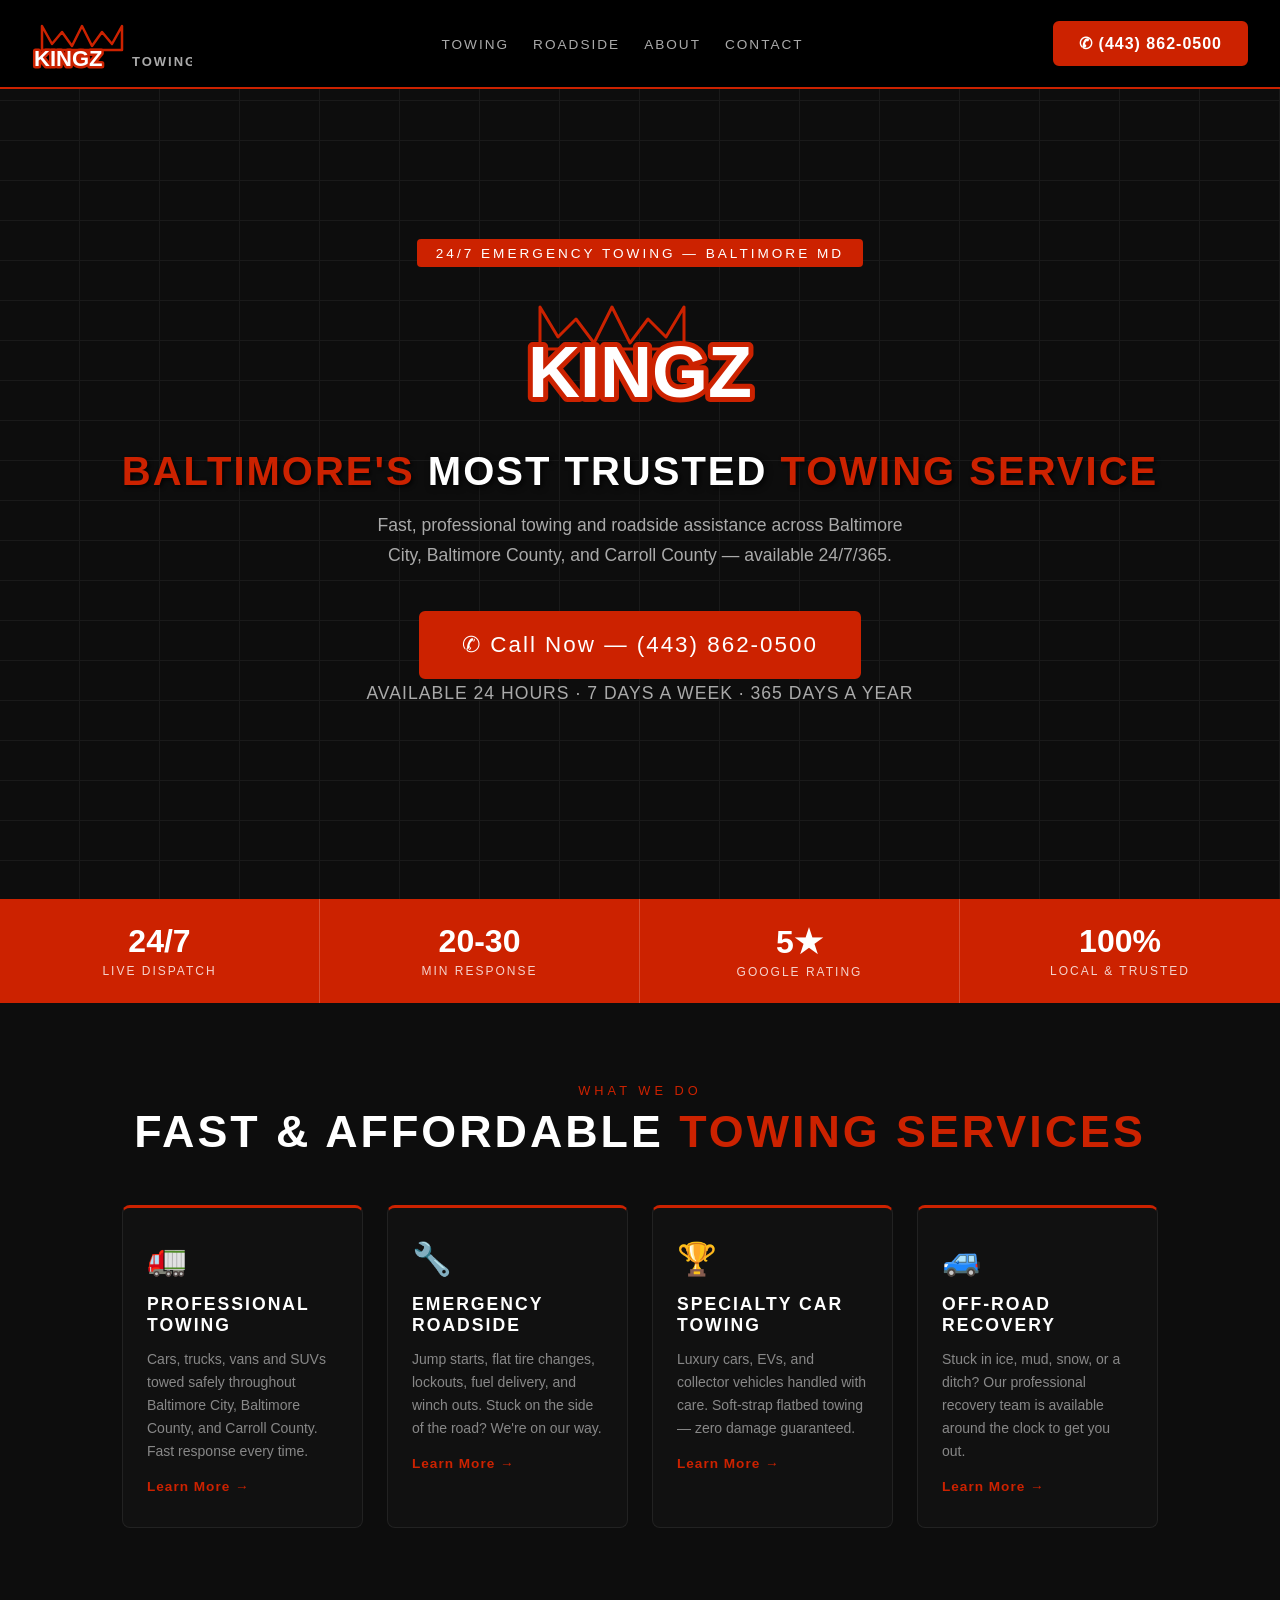
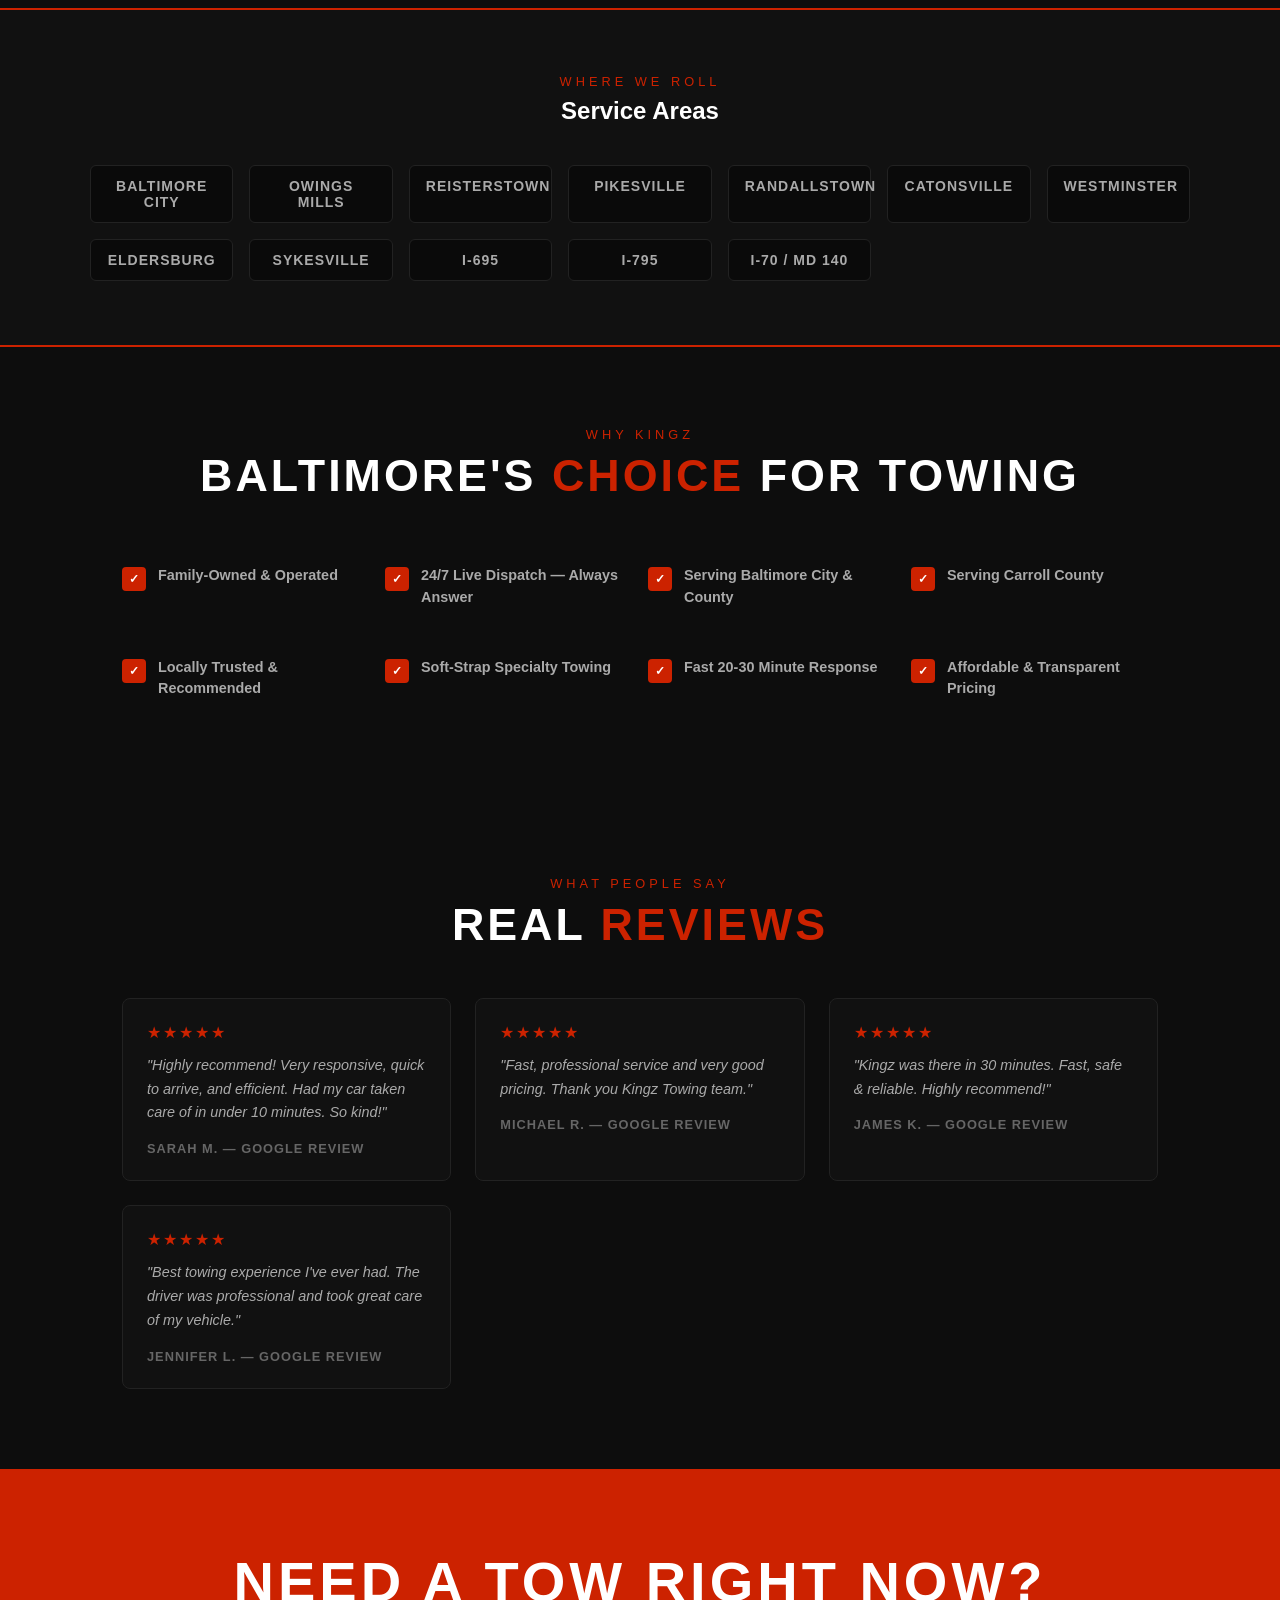
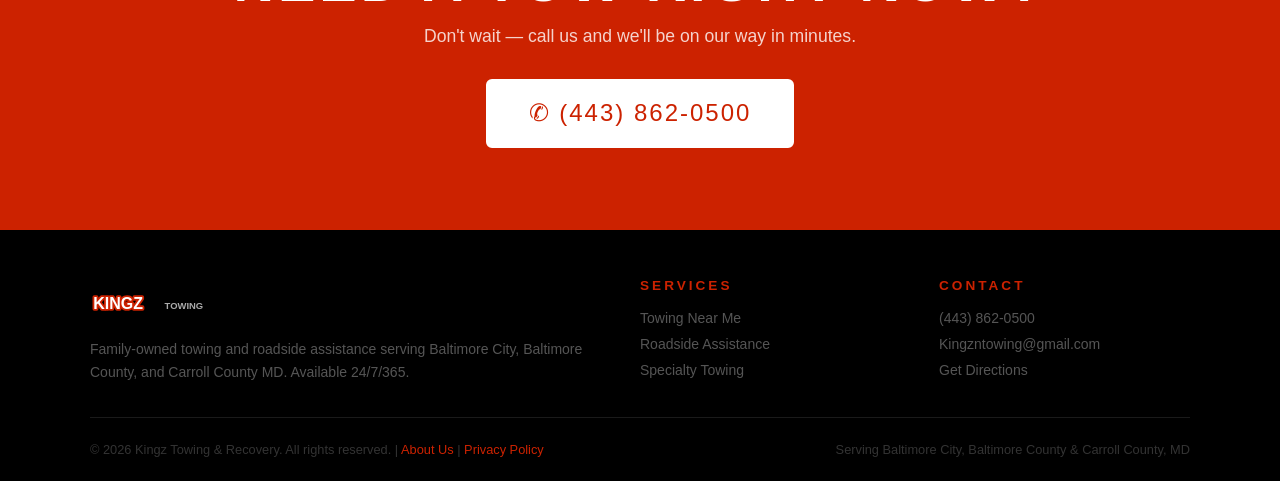
<file: index.html>
<!DOCTYPE html>
<html lang="en">
<head>
<meta charset="UTF-8">
<meta name="viewport" content="width=device-width, initial-scale=1.0">
<meta name="description" content="Kingz Towing & Recovery provides 24/7 towing and roadside assistance in Baltimore City, Baltimore County, and Carroll County MD. Call (443) 862-0500.">
<title>Kingz Towing & Recovery | 24/7 Tow Truck Baltimore MD</title>
<link rel="canonical" href="https://kingztowingmd.com/">
<link rel="stylesheet" href="/style.css">
<!-- Google tag (gtag.js) -->
<script async src="https://www.googletagmanager.com/gtag/js?id=AW-18045918579"></script>
<script>
  window.dataLayer = window.dataLayer || [];
  function gtag(){dataLayer.push(arguments);}
  gtag('js', new Date());
  gtag('config', 'AW-18045918579');
</script>
  <script>
  gtag('config', 'AW-18045918579/LjguCMfd-s8cEPO6-5xD', {
    'phone_conversion_number': '(443) 862-0500'
  });
  </script>
<script type="application/ld+json">
{
  "@context": "https://schema.org",
  "@type": "LocalBusiness",
  "name": "Kingz Towing & Recovery",
  "telephone": "443-862-0500",
  "address": {
    "@type": "PostalAddress",
    "streetAddress": "4902 Snader Ave",
    "addressLocality": "Baltimore",
    "addressRegion": "MD",
    "postalCode": "21215"
  },
  "url": "https://kingztowingmd.com",
  "openingHours": "Mo-Su 00:00-23:59",
  "areaServed": "Baltimore City, Baltimore County, Carroll County, MD"
}
</script>
</head>
<body>

<nav>
  <svg class="logo-svg" viewBox="0 0 160 55">
    <polygon points="10,10 20,28 30,16 40,30 50,10 60,30 70,16 80,28 90,10 90,34 10,34" fill="none" stroke="#CC2200" stroke-width="2.5" stroke-linejoin="round"/>
    <text x="2" y="50" font-family="Impact, Arial Black, sans-serif" font-size="22" font-weight="900" fill="none" stroke="#CC2200" stroke-width="5" stroke-linejoin="round">KINGZ</text>
    <text x="2" y="50" font-family="Impact, Arial Black, sans-serif" font-size="22" font-weight="900" fill="#fff">KINGZ</text>
    <text x="100" y="50" font-family="Impact, Arial Black, sans-serif" font-size="13" font-weight="900" fill="#aaa" letter-spacing="2">TOWING</text>
  </svg>
  <ul class="nav-links">
    <li><a href="/towing-near-me">Towing</a></li>
    <li><a href="/roadside-assistance">Roadside</a></li>
    <li><a href="/about">About</a></li>
    <li><a href="/contact">Contact</a></li>
  </ul>
  <a href="tel:+14438620500" onclick="gtag('event', 'conversion', {'send_to': 'AW-18045918579/ZgRmCKL-2bkcEPO6-5xD'});" class="call-btn">&#9990; (443) 862-0500</a>
</nav>

<section class="hero">
  <div class="hero-badge">24/7 Emergency Towing — Baltimore MD</div>
  <div style="margin-bottom:1.5rem;">
    <svg width="320" height="120" viewBox="0 0 320 120">
      <polygon points="60,8 78,38 96,20 114,44 132,8 150,44 168,20 186,38 204,8 204,50 60,50" fill="none" stroke="#CC2200" stroke-width="3" stroke-linejoin="round"/>
      <text x="160" y="98" text-anchor="middle" font-family="Impact, Arial Black, sans-serif" font-size="72" font-weight="900" fill="none" stroke="#CC2200" stroke-width="10" stroke-linejoin="round">KINGZ</text>
      <text x="160" y="98" text-anchor="middle" font-family="Impact, Arial Black, sans-serif" font-size="72" font-weight="900" fill="#fff">KINGZ</text>
    </svg>
  </div>
  <h1>Baltimore's <span>Most Trusted</span> Towing Service</h1>
  <p>Fast, professional towing and roadside assistance across Baltimore City, Baltimore County, and Carroll County — available 24/7/365.</p>
  <a href="tel:+14438620500" onclick="gtag('event', 'conversion', {'send_to': 'AW-18045918579/ZgRmCKL-2bkcEPO6-5xD'});" class="hero-cta">&#9990; Call Now — (443) 862-0500</a>
  <p class="hero-sub">AVAILABLE 24 HOURS · 7 DAYS A WEEK · 365 DAYS A YEAR</p>
</section>

<div class="stats-bar">
  <div class="stat"><span class="stat-num">24/7</span><span class="stat-label">Live Dispatch</span></div>
  <div class="stat"><span class="stat-num">20-30</span><span class="stat-label">Min Response</span></div>
  <div class="stat"><span class="stat-num">5&#9733;</span><span class="stat-label">Google Rating</span></div>
  <div class="stat"><span class="stat-num">100%</span><span class="stat-label">Local & Trusted</span></div>
</div>

<section class="section">
  <div class="section-header">
    <div class="section-label">What We Do</div>
    <h2>Fast & Affordable <span>Towing Services</span></h2>
  </div>
  <div class="services-grid">
    <div class="service-card"><div class="service-icon">&#128667;</div><h3>Professional Towing</h3><p>Cars, trucks, vans and SUVs towed safely throughout Baltimore City, Baltimore County, and Carroll County. Fast response every time.</p><a href="/towing-near-me" class="service-link">Learn More &rarr;</a></div>
    <div class="service-card"><div class="service-icon">&#128295;</div><h3>Emergency Roadside</h3><p>Jump starts, flat tire changes, lockouts, fuel delivery, and winch outs. Stuck on the side of the road? We're on our way.</p><a href="/roadside-assistance" class="service-link">Learn More &rarr;</a></div>
    <div class="service-card"><div class="service-icon">&#127942;</div><h3>Specialty Car Towing</h3><p>Luxury cars, EVs, and collector vehicles handled with care. Soft-strap flatbed towing — zero damage guaranteed.</p><a href="/towing-near-me" class="service-link">Learn More &rarr;</a></div>
    <div class="service-card"><div class="service-icon">&#128665;</div><h3>Off-Road Recovery</h3><p>Stuck in ice, mud, snow, or a ditch? Our professional recovery team is available around the clock to get you out.</p><a href="/roadside-assistance" class="service-link">Learn More &rarr;</a></div>
  </div>
</section>

<div class="areas-section">
  <div class="areas-inner">
    <div class="section-label">Where We Roll</div>
    <h2>Service <span>Areas</span></h2>
    <div class="areas-grid">
      <div class="area-item">Baltimore City</div>
      <div class="area-item">Owings Mills</div>
      <div class="area-item">Reisterstown</div>
      <div class="area-item">Pikesville</div>
      <div class="area-item">Randallstown</div>
      <div class="area-item">Catonsville</div>
      <div class="area-item">Westminster</div>
      <div class="area-item">Eldersburg</div>
      <div class="area-item">Sykesville</div>
      <div class="area-item">I-695</div>
      <div class="area-item">I-795</div>
      <div class="area-item">I-70 / MD 140</div>
    </div>
  </div>
</div>

<section class="section">
  <div class="section-header">
    <div class="section-label">Why Kingz</div>
    <h2>Baltimore's <span>Choice</span> For Towing</h2>
  </div>
  <div class="why-grid">
    <div class="why-item"><div class="why-bullet">&#10003;</div><p>Family-Owned & Operated</p></div>
    <div class="why-item"><div class="why-bullet">&#10003;</div><p>24/7 Live Dispatch — Always Answer</p></div>
    <div class="why-item"><div class="why-bullet">&#10003;</div><p>Serving Baltimore City & County</p></div>
    <div class="why-item"><div class="why-bullet">&#10003;</div><p>Serving Carroll County</p></div>
    <div class="why-item"><div class="why-bullet">&#10003;</div><p>Locally Trusted & Recommended</p></div>
    <div class="why-item"><div class="why-bullet">&#10003;</div><p>Soft-Strap Specialty Towing</p></div>
    <div class="why-item"><div class="why-bullet">&#10003;</div><p>Fast 20-30 Minute Response</p></div>
    <div class="why-item"><div class="why-bullet">&#10003;</div><p>Affordable & Transparent Pricing</p></div>
  </div>
</section>

<section class="section">
  <div class="section-header">
    <div class="section-label">What People Say</div>
    <h2>Real <span>Reviews</span></h2>
  </div>
  <div class="reviews-grid">
    <div class="review-card"><div class="stars">&#9733;&#9733;&#9733;&#9733;&#9733;</div><p class="review-text">"Highly recommend! Very responsive, quick to arrive, and efficient. Had my car taken care of in under 10 minutes. So kind!"</p><div class="review-author">Sarah M. — Google Review</div></div>
    <div class="review-card"><div class="stars">&#9733;&#9733;&#9733;&#9733;&#9733;</div><p class="review-text">"Fast, professional service and very good pricing. Thank you Kingz Towing team."</p><div class="review-author">Michael R. — Google Review</div></div>
    <div class="review-card"><div class="stars">&#9733;&#9733;&#9733;&#9733;&#9733;</div><p class="review-text">"Kingz was there in 30 minutes. Fast, safe & reliable. Highly recommend!"</p><div class="review-author">James K. — Google Review</div></div>
    <div class="review-card"><div class="stars">&#9733;&#9733;&#9733;&#9733;&#9733;</div><p class="review-text">"Best towing experience I've ever had. The driver was professional and took great care of my vehicle."</p><div class="review-author">Jennifer L. — Google Review</div></div>
  </div>
</section>

<div class="cta-section">
  <h2>Need a Tow Right Now?</h2>
  <p>Don't wait — call us and we'll be on our way in minutes.</p>
  <a href="tel:+14438620500" onclick="gtag('event', 'conversion', {'send_to': 'AW-18045918579/ZgRmCKL-2bkcEPO6-5xD'});" class="cta-call-btn">&#9990; (443) 862-0500</a>
</div>

<footer>
  <div class="footer-inner">
    <div class="footer-top">
      <div class="footer-brand">
        <svg width="120" height="40" viewBox="0 0 160 55">
          <text x="2" y="42" font-family="Impact, Arial Black, sans-serif" font-size="22" font-weight="900" fill="none" stroke="#CC2200" stroke-width="5" stroke-linejoin="round">KINGZ</text>
          <text x="2" y="42" font-family="Impact, Arial Black, sans-serif" font-size="22" font-weight="900" fill="#fff">KINGZ</text>
          <text x="100" y="42" font-family="Impact, Arial Black, sans-serif" font-size="13" font-weight="900" fill="#aaa">TOWING</text>
        </svg>
        <p>Family-owned towing and roadside assistance serving Baltimore City, Baltimore County, and Carroll County MD. Available 24/7/365.</p>
      </div>
      <div class="footer-col">
        <h4>Services</h4>
        <ul>
          <li><a href="/towing-near-me">Towing Near Me</a></li>
          <li><a href="/roadside-assistance">Roadside Assistance</a></li>
          <li><a href="/towing-near-me">Specialty Towing</a></li>
        </ul>
      </div>
      <div class="footer-col">
        <h4>Contact</h4>
        <ul>
          <li><a href="tel:+14438620500" onclick="gtag('event', 'conversion', {'send_to': 'AW-18045918579/ZgRmCKL-2bkcEPO6-5xD'});">(443) 862-0500</a></li>
          <li><a href="mailto:Kingzntowing@gmail.com">Kingzntowing@gmail.com</a></li>
          <li><a href="/contact">Get Directions</a></li>
        </ul>
      </div>
    </div>
    <div class="footer-bottom">
      <p>&copy; 2026 Kingz Towing & Recovery. All rights reserved. | <a href="/about">About Us</a> | <a href="/privacy-policy">Privacy Policy</a></p>
      <p>Serving Baltimore City, Baltimore County & Carroll County, MD</p>
    </div>
  </div>
</footer>

</body>
</html>
</file>
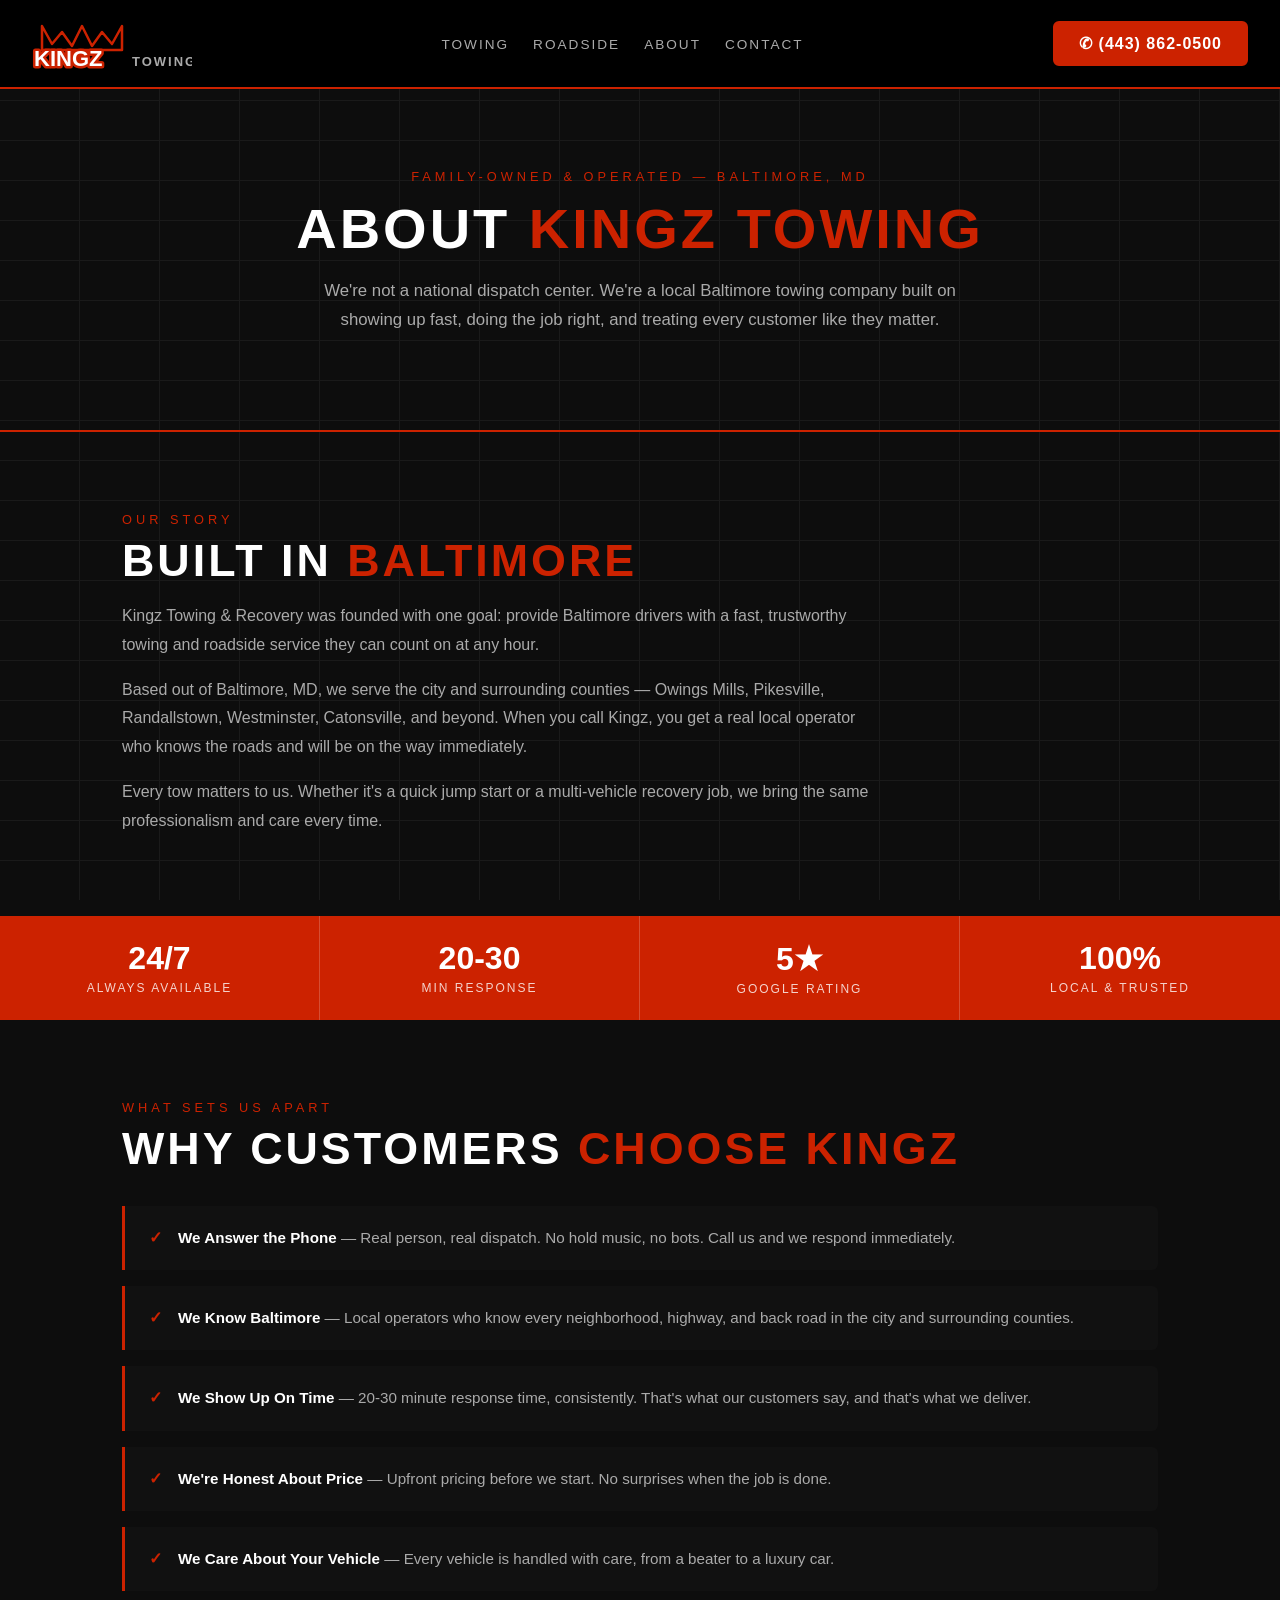
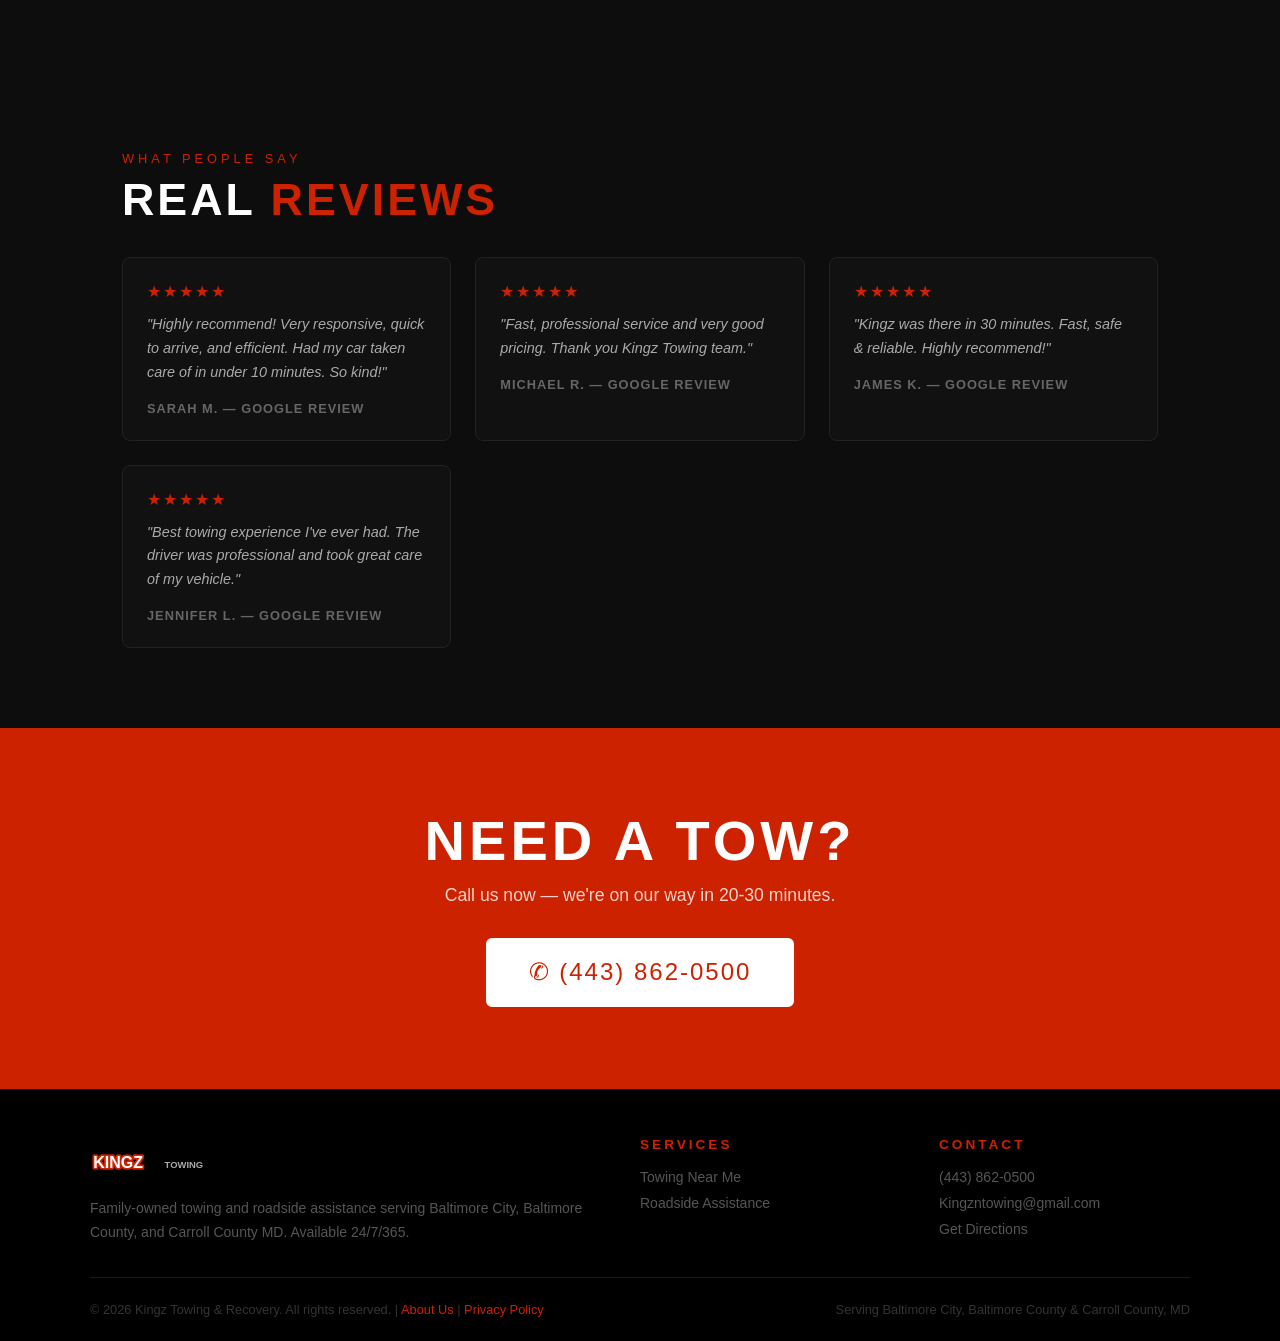
<file: about.html>
<!DOCTYPE html>
<html lang="en">
<head>
<meta charset="UTF-8">
<meta name="viewport" content="width=device-width, initial-scale=1.0">
<meta name="description" content="Learn about Kingz Towing & Recovery — a family-owned towing company serving Baltimore City, Baltimore County, and Carroll County MD. Trusted, fast, 5-star rated.">
<title>About Us | Kingz Towing & Recovery — Baltimore MD</title>
<link rel="canonical" href="https://kingztowingmd.com/about">
<link rel="stylesheet" href="/style.css">
<!-- Google tag (gtag.js) -->
<script async src="https://www.googletagmanager.com/gtag/js?id=AW-18045918579"></script>
<script>
  window.dataLayer = window.dataLayer || [];
  function gtag(){dataLayer.push(arguments);}
  gtag('js', new Date());
  gtag('config', 'AW-18045918579');
</script>
  <script>
  gtag('config', 'AW-18045918579/LjguCMfd-s8cEPO6-5xD', {
    'phone_conversion_number': '(443) 862-0500'
  });
  </script>
<script type="application/ld+json">
{
  "@context": "https://schema.org",
  "@type": "LocalBusiness",
  "name": "Kingz Towing & Recovery",
  "telephone": "443-862-0500",
  "address": {
    "@type": "PostalAddress",
    "streetAddress": "4902 Snader Ave",
    "addressLocality": "Baltimore",
    "addressRegion": "MD",
    "postalCode": "21215"
  },
  "url": "https://kingztowingmd.com",
  "openingHours": "Mo-Su 00:00-23:59",
  "areaServed": "Baltimore City, Baltimore County, Carroll County, MD"
}
</script>
</head>
<body>

<nav>
  <svg class="logo-svg" viewBox="0 0 160 55">
    <polygon points="10,10 20,28 30,16 40,30 50,10 60,30 70,16 80,28 90,10 90,34 10,34" fill="none" stroke="#CC2200" stroke-width="2.5" stroke-linejoin="round"/>
    <text x="2" y="50" font-family="Impact, Arial Black, sans-serif" font-size="22" font-weight="900" fill="none" stroke="#CC2200" stroke-width="5" stroke-linejoin="round">KINGZ</text>
    <text x="2" y="50" font-family="Impact, Arial Black, sans-serif" font-size="22" font-weight="900" fill="#fff">KINGZ</text>
    <text x="100" y="50" font-family="Impact, Arial Black, sans-serif" font-size="13" font-weight="900" fill="#aaa" letter-spacing="2">TOWING</text>
  </svg>
  <ul class="nav-links">
    <li><a href="/towing-near-me">Towing</a></li>
    <li><a href="/roadside-assistance">Roadside</a></li>
    <li><a href="/about">About</a></li>
    <li><a href="/contact">Contact</a></li>
  </ul>
  <a href="tel:+14438620500" onclick="gtag('event', 'conversion', {'send_to': 'AW-18045918579/ZgRmCKL-2bkcEPO6-5xD'});" class="call-btn">&#9990; (443) 862-0500</a>
</nav>

<div class="page-hero">
  <div class="section-label">Family-Owned & Operated — Baltimore, MD</div>
  <h1>ABOUT <span>KINGZ TOWING</span></h1>
  <p>We're not a national dispatch center. We're a local Baltimore towing company built on showing up fast, doing the job right, and treating every customer like they matter.</p>
</div>

<section class="section">
  <div class="section-label">Our Story</div>
  <h2 style="font-family:'Impact',sans-serif;font-size:clamp(1.8rem,4vw,2.8rem);letter-spacing:3px;text-transform:uppercase;">BUILT IN <span style="color:#CC2200;">BALTIMORE</span></h2>
  <p style="color:#aaa;line-height:1.8;max-width:760px;margin-top:1rem;">Kingz Towing & Recovery was founded with one goal: provide Baltimore drivers with a fast, trustworthy towing and roadside service they can count on at any hour.</p>
  <p style="color:#aaa;line-height:1.8;max-width:760px;margin-top:1rem;">Based out of Baltimore, MD, we serve the city and surrounding counties — Owings Mills, Pikesville, Randallstown, Westminster, Catonsville, and beyond. When you call Kingz, you get a real local operator who knows the roads and will be on the way immediately.</p>
  <p style="color:#aaa;line-height:1.8;max-width:760px;margin-top:1rem;">Every tow matters to us. Whether it's a quick jump start or a multi-vehicle recovery job, we bring the same professionalism and care every time.</p>
</section>

<div class="stats-bar">
  <div class="stat"><span class="stat-num">24/7</span><span class="stat-label">Always Available</span></div>
  <div class="stat"><span class="stat-num">20-30</span><span class="stat-label">Min Response</span></div>
  <div class="stat"><span class="stat-num">5&#9733;</span><span class="stat-label">Google Rating</span></div>
  <div class="stat"><span class="stat-num">100%</span><span class="stat-label">Local & Trusted</span></div>
</div>

<section class="section">
  <div class="section-label">What Sets Us Apart</div>
  <h2 style="font-family:'Impact',sans-serif;font-size:clamp(1.8rem,4vw,2.8rem);letter-spacing:3px;text-transform:uppercase;">WHY CUSTOMERS <span style="color:#CC2200;">CHOOSE KINGZ</span></h2>
  <ul class="features-list">
    <li><span><strong style="color:#fff;">We Answer the Phone</strong> — Real person, real dispatch. No hold music, no bots. Call us and we respond immediately.</span></li>
    <li><span><strong style="color:#fff;">We Know Baltimore</strong> — Local operators who know every neighborhood, highway, and back road in the city and surrounding counties.</span></li>
    <li><span><strong style="color:#fff;">We Show Up On Time</strong> — 20-30 minute response time, consistently. That's what our customers say, and that's what we deliver.</span></li>
    <li><span><strong style="color:#fff;">We're Honest About Price</strong> — Upfront pricing before we start. No surprises when the job is done.</span></li>
    <li><span><strong style="color:#fff;">We Care About Your Vehicle</strong> — Every vehicle is handled with care, from a beater to a luxury car.</span></li>
  </ul>
</section>

<section class="section">
  <div class="section-label">What People Say</div>
  <h2 style="font-family:'Impact',sans-serif;font-size:clamp(1.8rem,4vw,2.8rem);letter-spacing:3px;text-transform:uppercase;">REAL <span style="color:#CC2200;">REVIEWS</span></h2>
  <div class="reviews-grid">
    <div class="review-card"><div class="stars">&#9733;&#9733;&#9733;&#9733;&#9733;</div><p class="review-text">"Highly recommend! Very responsive, quick to arrive, and efficient. Had my car taken care of in under 10 minutes. So kind!"</p><div class="review-author">Sarah M. — Google Review</div></div>
    <div class="review-card"><div class="stars">&#9733;&#9733;&#9733;&#9733;&#9733;</div><p class="review-text">"Fast, professional service and very good pricing. Thank you Kingz Towing team."</p><div class="review-author">Michael R. — Google Review</div></div>
    <div class="review-card"><div class="stars">&#9733;&#9733;&#9733;&#9733;&#9733;</div><p class="review-text">"Kingz was there in 30 minutes. Fast, safe & reliable. Highly recommend!"</p><div class="review-author">James K. — Google Review</div></div>
    <div class="review-card"><div class="stars">&#9733;&#9733;&#9733;&#9733;&#9733;</div><p class="review-text">"Best towing experience I've ever had. The driver was professional and took great care of my vehicle."</p><div class="review-author">Jennifer L. — Google Review</div></div>
  </div>
</section>

<div class="cta-section">
  <h2>NEED A TOW?</h2>
  <p>Call us now — we're on our way in 20-30 minutes.</p>
  <a href="tel:+14438620500" onclick="gtag('event', 'conversion', {'send_to': 'AW-18045918579/ZgRmCKL-2bkcEPO6-5xD'});" class="cta-call-btn">&#9990; (443) 862-0500</a>
</div>

<footer>
  <div class="footer-inner">
    <div class="footer-top">
      <div class="footer-brand">
        <svg width="120" height="40" viewBox="0 0 160 55">
          <text x="2" y="42" font-family="Impact, Arial Black, sans-serif" font-size="22" font-weight="900" fill="none" stroke="#CC2200" stroke-width="5" stroke-linejoin="round">KINGZ</text>
          <text x="2" y="42" font-family="Impact, Arial Black, sans-serif" font-size="22" font-weight="900" fill="#fff">KINGZ</text>
          <text x="100" y="42" font-family="Impact, Arial Black, sans-serif" font-size="13" font-weight="900" fill="#aaa">TOWING</text>
        </svg>
        <p>Family-owned towing and roadside assistance serving Baltimore City, Baltimore County, and Carroll County MD. Available 24/7/365.</p>
      </div>
      <div class="footer-col">
        <h4>Services</h4>
        <ul>
          <li><a href="/towing-near-me">Towing Near Me</a></li>
          <li><a href="/roadside-assistance">Roadside Assistance</a></li>
        </ul>
      </div>
      <div class="footer-col">
        <h4>Contact</h4>
        <ul>
          <li><a href="tel:+14438620500" onclick="gtag('event', 'conversion', {'send_to': 'AW-18045918579/ZgRmCKL-2bkcEPO6-5xD'});">(443) 862-0500</a></li>
          <li><a href="mailto:Kingzntowing@gmail.com">Kingzntowing@gmail.com</a></li>
          <li><a href="/contact">Get Directions</a></li>
        </ul>
      </div>
    </div>
    <div class="footer-bottom">
      <p>&copy; 2026 Kingz Towing & Recovery. All rights reserved. | <a href="/about">About Us</a> | <a href="/privacy-policy">Privacy Policy</a></p>
      <p>Serving Baltimore City, Baltimore County & Carroll County, MD</p>
    </div>
  </div>
</footer>

</body>
</html>
</file>
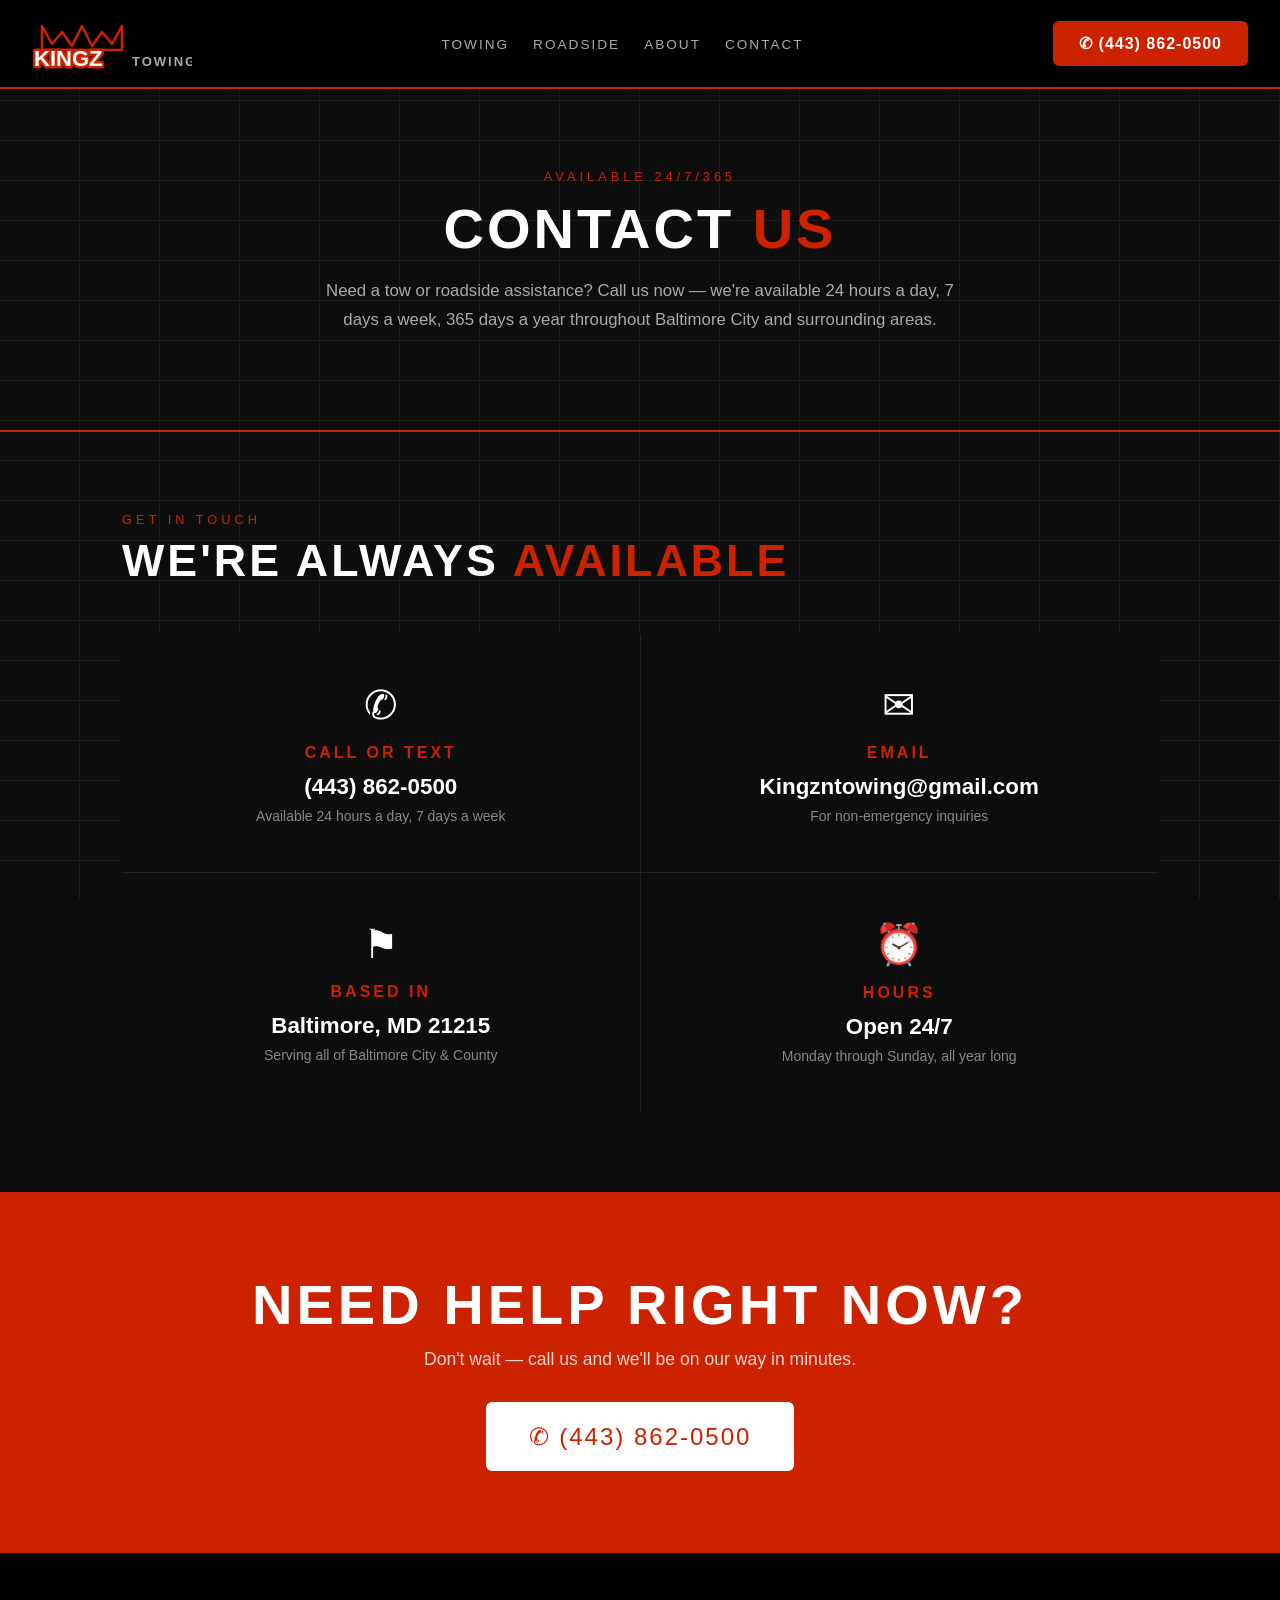
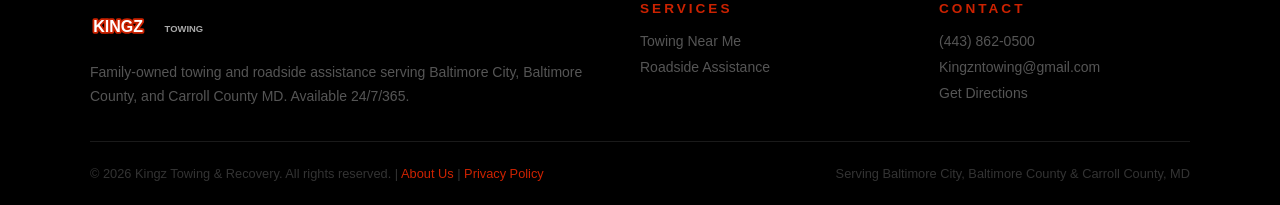
<file: contact.html>
<!DOCTYPE html>
<html lang="en">
<head>
<meta charset="UTF-8">
<meta name="viewport" content="width=device-width, initial-scale=1.0">
<meta name="description" content="Contact Kingz Towing & Recovery. Call (443) 862-0500 for 24/7 towing and roadside assistance in Baltimore City, Baltimore County, and Carroll County MD.">
<title>Contact | Kingz Towing & Recovery — (443) 862-0500</title>
<link rel="canonical" href="https://kingztowingmd.com/contact">
<link rel="stylesheet" href="/style.css">
<style>
  .contact-grid { display: grid; grid-template-columns: 1fr 1fr; gap: 1px; background: #222; margin-top: 3rem; position: relative; z-index: 1; }
  .contact-card { background: #0d0d0d; padding: 3rem 2rem; text-align: center; }
  .contact-icon { font-size: 2.5rem; margin-bottom: 1rem; }
  .contact-card h3 { font-family: 'Impact', sans-serif; font-size: 1rem; font-weight: 700; letter-spacing: 3px; text-transform: uppercase; color: #CC2200; margin-bottom: 0.75rem; }
  .contact-card a { font-size: 1.4rem; font-weight: 700; color: #fff; transition: color 0.2s; }
  .contact-card a:hover { color: #CC2200; }
  .contact-card p { font-size: 0.875rem; color: #888; margin-top: 0.5rem; }
  @media (max-width: 600px) { .contact-grid { grid-template-columns: 1fr; } }
</style>
<!-- Google tag (gtag.js) -->
<script async src="https://www.googletagmanager.com/gtag/js?id=AW-18045918579"></script>
<script>
  window.dataLayer = window.dataLayer || [];
  function gtag(){dataLayer.push(arguments);}
  gtag('js', new Date());
  gtag('config', 'AW-18045918579');
</script>
  <script>
  gtag('config', 'AW-18045918579/LjguCMfd-s8cEPO6-5xD', {
    'phone_conversion_number': '(443) 862-0500'
  });
  </script>
<script type="application/ld+json">
{
  "@context": "https://schema.org",
  "@type": "LocalBusiness",
  "name": "Kingz Towing & Recovery",
  "telephone": "443-862-0500",
  "address": {
    "@type": "PostalAddress",
    "streetAddress": "4902 Snader Ave",
    "addressLocality": "Baltimore",
    "addressRegion": "MD",
    "postalCode": "21215"
  },
  "url": "https://kingztowingmd.com",
  "openingHours": "Mo-Su 00:00-23:59",
  "areaServed": "Baltimore City, Baltimore County, Carroll County, MD"
}
</script>
</head>
<body>

<nav>
  <svg class="logo-svg" viewBox="0 0 160 55">
    <polygon points="10,10 20,28 30,16 40,30 50,10 60,30 70,16 80,28 90,10 90,34 10,34" fill="none" stroke="#CC2200" stroke-width="2.5" stroke-linejoin="round"/>
    <text x="2" y="50" font-family="Impact, Arial Black, sans-serif" font-size="22" font-weight="900" fill="none" stroke="#CC2200" stroke-width="5" stroke-linejoin="round">KINGZ</text>
    <text x="2" y="50" font-family="Impact, Arial Black, sans-serif" font-size="22" font-weight="900" fill="#fff">KINGZ</text>
    <text x="100" y="50" font-family="Impact, Arial Black, sans-serif" font-size="13" font-weight="900" fill="#aaa" letter-spacing="2">TOWING</text>
  </svg>
  <ul class="nav-links">
    <li><a href="/towing-near-me">Towing</a></li>
    <li><a href="/roadside-assistance">Roadside</a></li>
    <li><a href="/about">About</a></li>
    <li><a href="/contact">Contact</a></li>
  </ul>
  <a href="tel:+14438620500" onclick="gtag('event', 'conversion', {'send_to': 'AW-18045918579/ZgRmCKL-2bkcEPO6-5xD'});" class="call-btn">&#9990; (443) 862-0500</a>
</nav>

<div class="page-hero">
  <div class="section-label">Available 24/7/365</div>
  <h1>CONTACT <span>US</span></h1>
  <p>Need a tow or roadside assistance? Call us now — we're available 24 hours a day, 7 days a week, 365 days a year throughout Baltimore City and surrounding areas.</p>
</div>

<section class="section">
  <div class="section-label">Get In Touch</div>
  <h2 style="font-family:'Impact',sans-serif;font-size:clamp(1.8rem,4vw,2.8rem);letter-spacing:3px;text-transform:uppercase;">WE'RE ALWAYS <span style="color:#CC2200;">AVAILABLE</span></h2>
  <div class="contact-grid">
    <div class="contact-card">
      <div class="contact-icon">&#9990;</div>
      <h3>Call or Text</h3>
      <a href="tel:+14438620500" onclick="gtag('event', 'conversion', {'send_to': 'AW-18045918579/ZgRmCKL-2bkcEPO6-5xD'});">(443) 862-0500</a>
      <p>Available 24 hours a day, 7 days a week</p>
    </div>
    <div class="contact-card">
      <div class="contact-icon">&#9993;</div>
      <h3>Email</h3>
      <a href="mailto:Kingzntowing@gmail.com">Kingzntowing@gmail.com</a>
      <p>For non-emergency inquiries</p>
    </div>
    <div class="contact-card">
      <div class="contact-icon">&#9873;</div>
      <h3>Based In</h3>
      <a href="https://maps.google.com/?q=4902+Snader+Ave+Baltimore+MD+21215" target="_blank">Baltimore, MD 21215</a>
      <p>Serving all of Baltimore City & County</p>
    </div>
    <div class="contact-card">
      <div class="contact-icon">&#9200;</div>
      <h3>Hours</h3>
      <span style="font-size:1.4rem;font-weight:700;color:#fff;">Open 24/7</span>
      <p>Monday through Sunday, all year long</p>
    </div>
  </div>
</section>

<div class="cta-section">
  <h2>NEED HELP RIGHT NOW?</h2>
  <p>Don't wait — call us and we'll be on our way in minutes.</p>
  <a href="tel:+14438620500" onclick="gtag('event', 'conversion', {'send_to': 'AW-18045918579/ZgRmCKL-2bkcEPO6-5xD'});" class="cta-call-btn">&#9990; (443) 862-0500</a>
</div>

<footer>
  <div class="footer-inner">
    <div class="footer-top">
      <div class="footer-brand">
        <svg width="120" height="40" viewBox="0 0 160 55">
          <text x="2" y="42" font-family="Impact, Arial Black, sans-serif" font-size="22" font-weight="900" fill="none" stroke="#CC2200" stroke-width="5" stroke-linejoin="round">KINGZ</text>
          <text x="2" y="42" font-family="Impact, Arial Black, sans-serif" font-size="22" font-weight="900" fill="#fff">KINGZ</text>
          <text x="100" y="42" font-family="Impact, Arial Black, sans-serif" font-size="13" font-weight="900" fill="#aaa">TOWING</text>
        </svg>
        <p>Family-owned towing and roadside assistance serving Baltimore City, Baltimore County, and Carroll County MD. Available 24/7/365.</p>
      </div>
      <div class="footer-col">
        <h4>Services</h4>
        <ul>
          <li><a href="/towing-near-me">Towing Near Me</a></li>
          <li><a href="/roadside-assistance">Roadside Assistance</a></li>
        </ul>
      </div>
      <div class="footer-col">
        <h4>Contact</h4>
        <ul>
          <li><a href="tel:+14438620500" onclick="gtag('event', 'conversion', {'send_to': 'AW-18045918579/ZgRmCKL-2bkcEPO6-5xD'});">(443) 862-0500</a></li>
          <li><a href="mailto:Kingzntowing@gmail.com">Kingzntowing@gmail.com</a></li>
          <li><a href="/contact">Get Directions</a></li>
        </ul>
      </div>
    </div>
    <div class="footer-bottom">
      <p>&copy; 2026 Kingz Towing & Recovery. All rights reserved. | <a href="/about">About Us</a> | <a href="/privacy-policy">Privacy Policy</a></p>
      <p>Serving Baltimore City, Baltimore County & Carroll County, MD</p>
    </div>
  </div>
</footer>

</body>
</html>
</file>
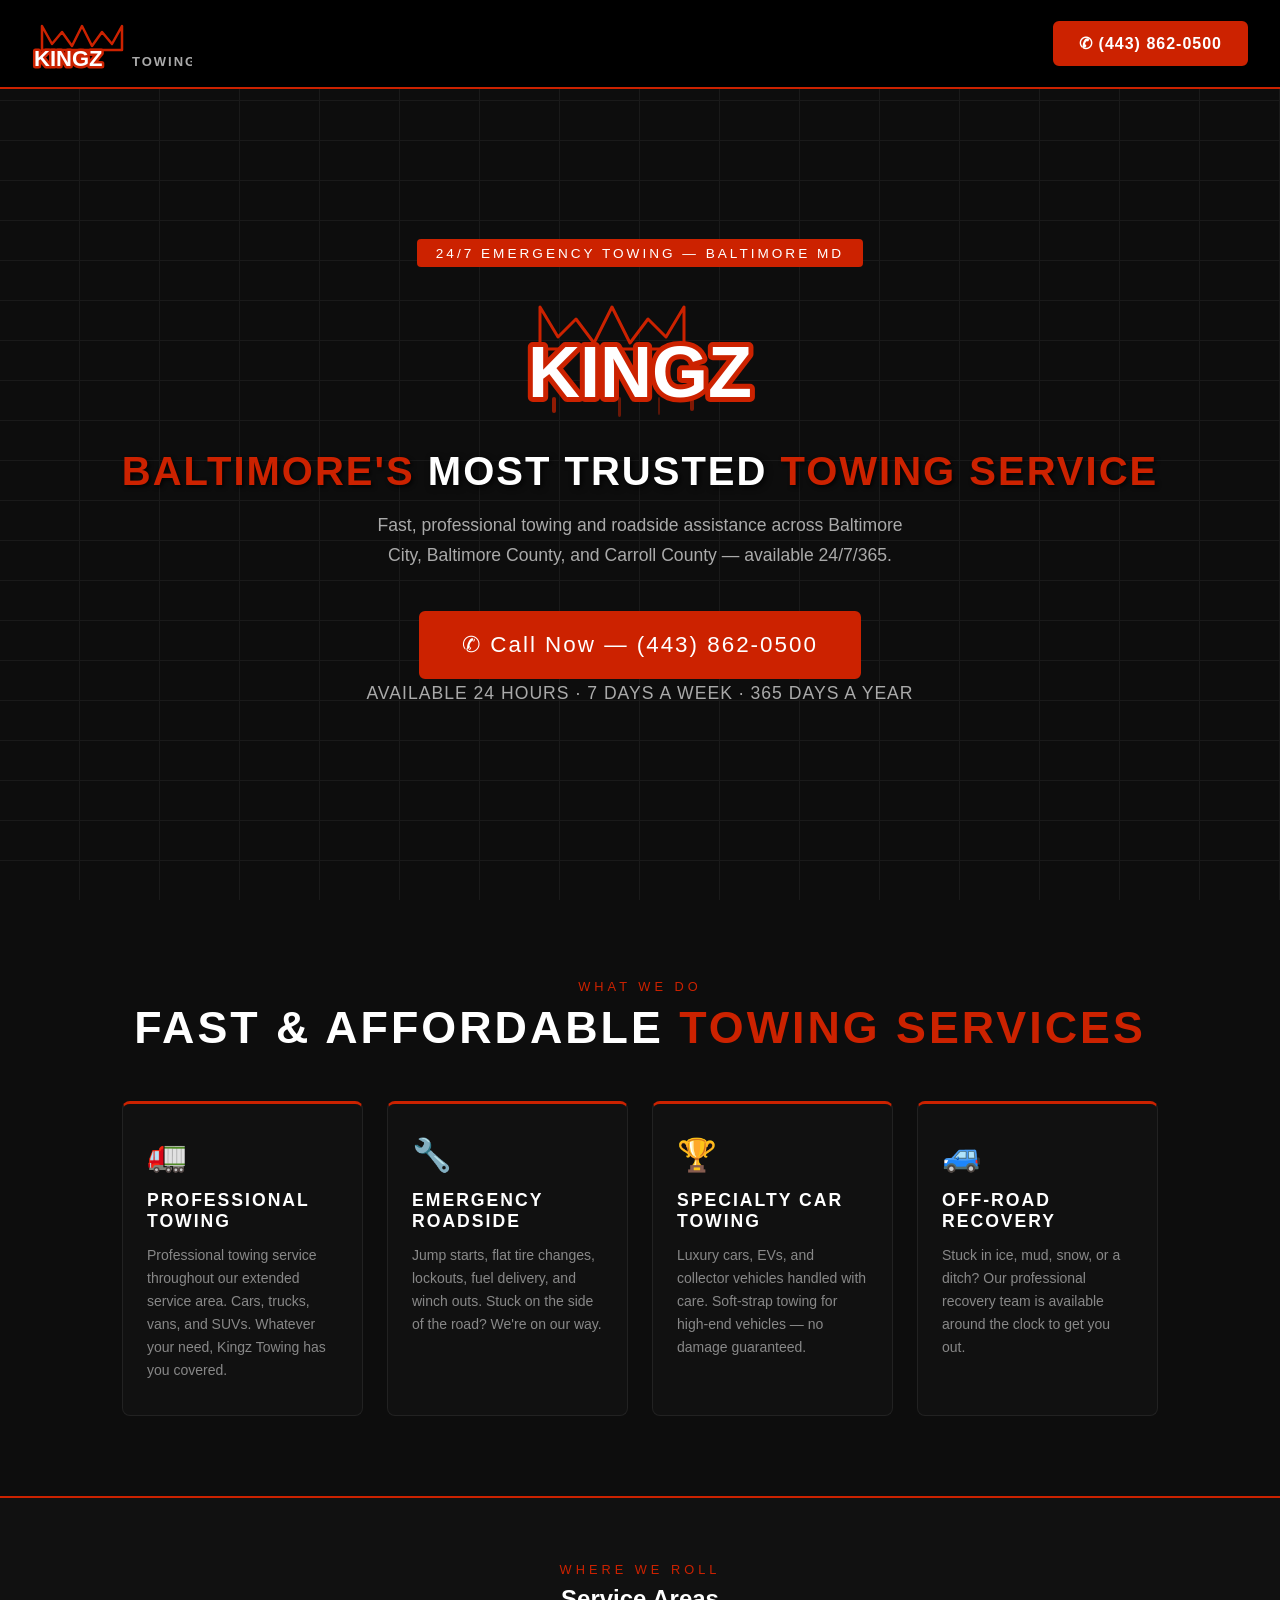
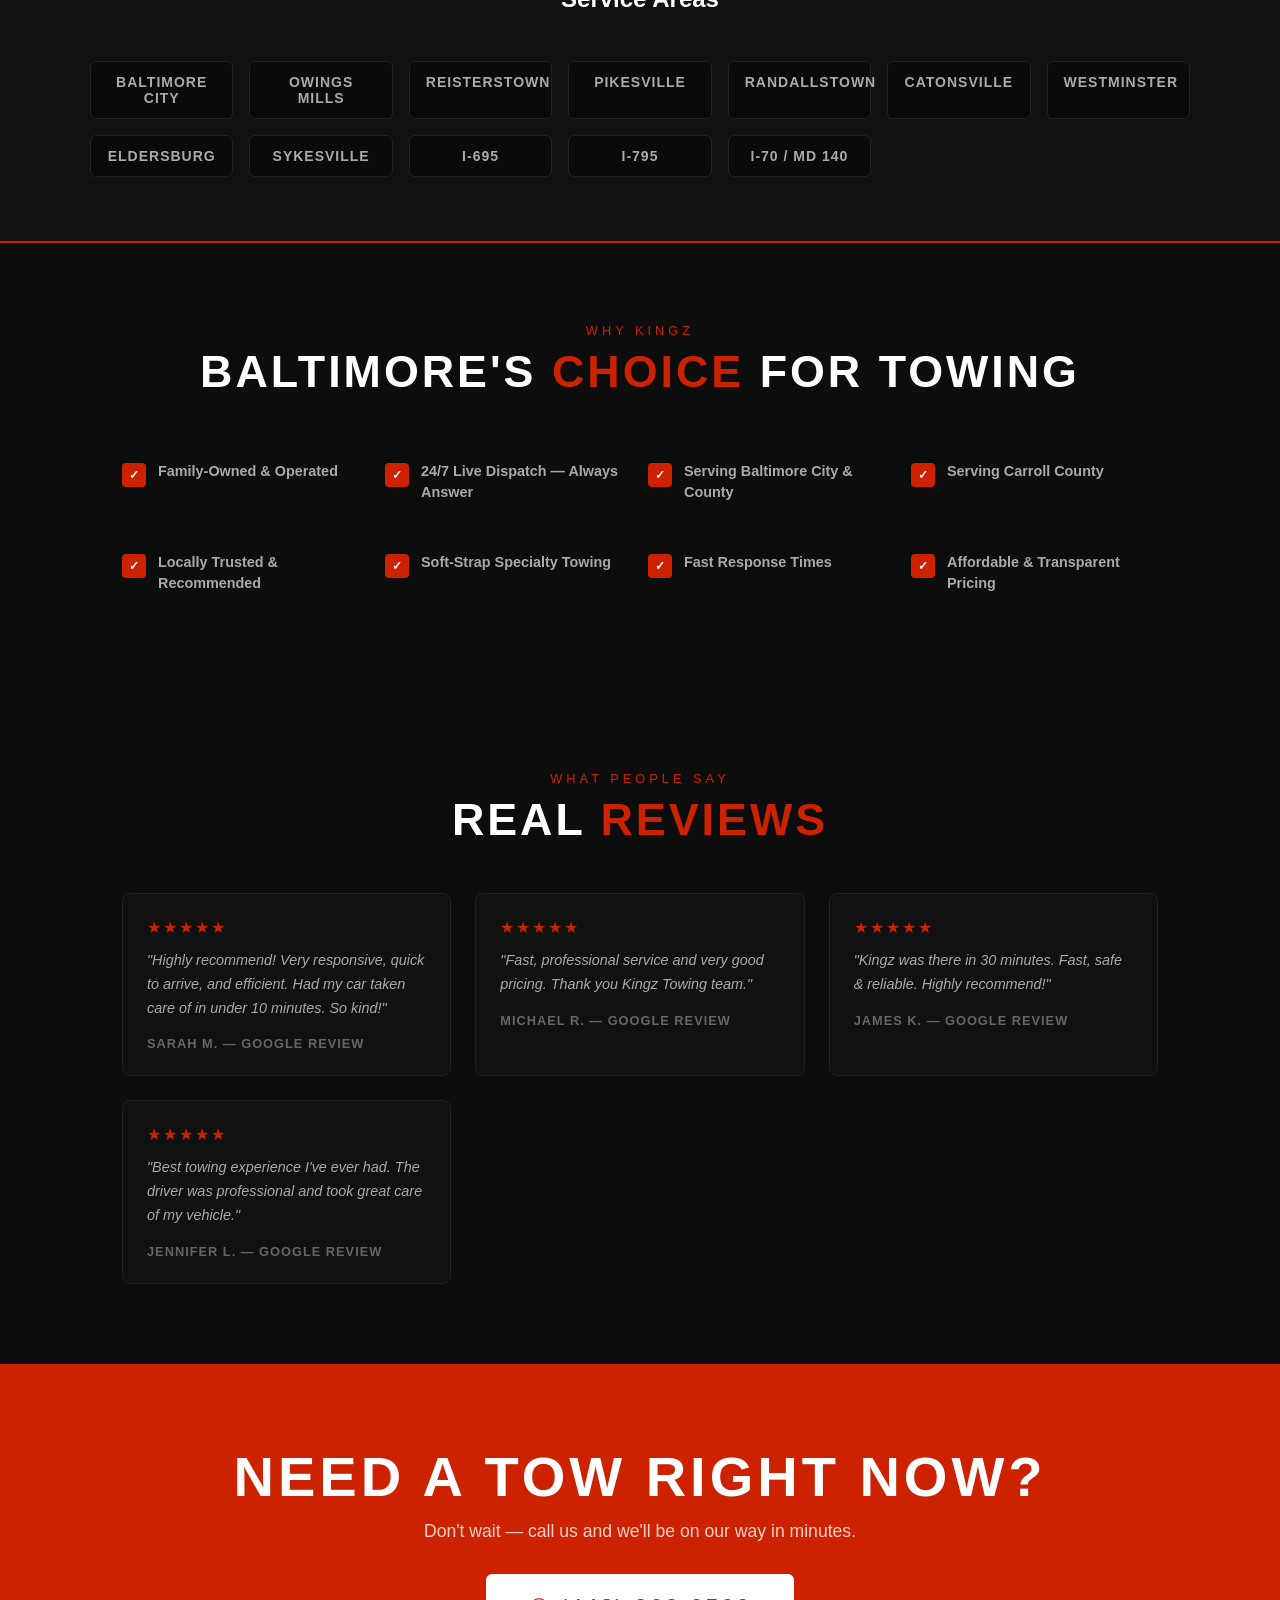
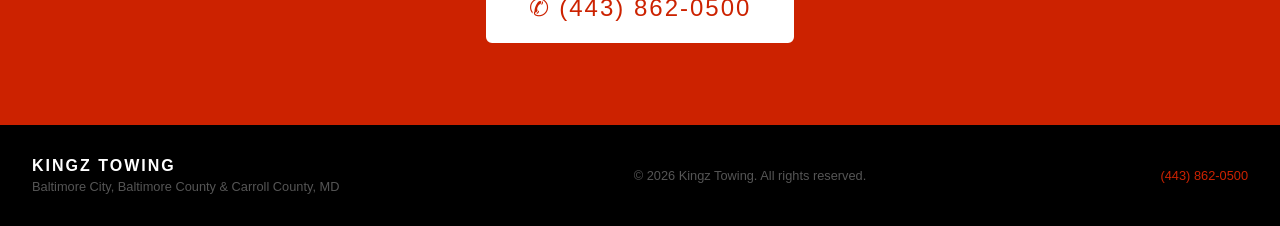
<file: Finalkingztowing.html>
<!DOCTYPE html>
<html lang="en">
<head>
<meta charset="UTF-8">
<meta name="viewport" content="width=device-width, initial-scale=1.0">
<title>Kingz Towing | 24/7 Tow Truck Baltimore MD</title>
<style>
  * { margin: 0; padding: 0; box-sizing: border-box; }
  body { font-family: 'Arial', sans-serif; background: #0d0d0d; color: #fff; }
  a { color: inherit; text-decoration: none; }

  /* BRICK TEXTURE */
  body::before {
    content: '';
    position: fixed;
    top: 0; left: 0; right: 0; bottom: 0;
    background-image: 
      repeating-linear-gradient(0deg, transparent, transparent 39px, #1a1a1a 39px, #1a1a1a 40px),
      repeating-linear-gradient(90deg, transparent, transparent 79px, #1a1a1a 79px, #1a1a1a 80px);
    background-color: #0d0d0d;
    pointer-events: none;
    z-index: 0;
  }

  nav {
    position: sticky; top: 0; z-index: 100;
    background: #000; border-bottom: 2px solid #CC2200;
    padding: 1rem 2rem;
    display: flex; justify-content: space-between; align-items: center;
  }
  .logo-svg { width: 160px; height: 55px; }
  .call-btn {
    background: #CC2200; color: #fff;
    padding: 0.7rem 1.5rem; border-radius: 6px;
    font-size: 1rem; font-weight: 900;
    font-family: 'Impact', sans-serif; letter-spacing: 1px;
    border: 2px solid #CC2200; transition: all 0.2s;
    display: flex; align-items: center; gap: 8px;
  }
  .call-btn:hover { background: transparent; color: #CC2200; }

  .hero {
    position: relative; z-index: 1;
    min-height: 90vh;
    display: flex; flex-direction: column;
    align-items: center; justify-content: center;
    text-align: center; padding: 4rem 2rem;
  }
  .hero-badge {
    display: inline-block; background: #CC2200; color: #fff;
    font-family: 'Impact', sans-serif; font-size: 0.85rem; letter-spacing: 3px;
    padding: 0.4rem 1.2rem; border-radius: 4px;
    margin-bottom: 2rem; text-transform: uppercase;
  }
  .hero h1 {
    font-family: 'Impact', sans-serif;
    font-size: clamp(1.5rem, 4vw, 2.5rem);
    font-weight: 900; letter-spacing: 2px;
    color: #CC2200; text-transform: uppercase;
    margin-bottom: 1rem; line-height: 1.2;
    text-shadow: 2px 2px 4px rgba(0,0,0,0.8);
  }
  .hero h1 span { color: #ffffff !important; text-shadow: 2px 2px 6px rgba(0,0,0,0.9); }
  .hero p { font-size: 1.1rem; color: #aaa; max-width: 560px; margin: 0 auto 2.5rem; line-height: 1.7; }
  .hero-cta {
    display: inline-flex; align-items: center; gap: 10px;
    background: #CC2200; color: #fff;
    padding: 1.1rem 2.5rem; border-radius: 6px;
    font-family: 'Impact', sans-serif; font-size: 1.4rem; letter-spacing: 2px;
    border: 3px solid #CC2200; transition: all 0.2s;
  }
  .hero-cta:hover { background: transparent; color: #CC2200; }
  .hero-sub { margin-top: 1rem; font-size: 0.85rem; color: #666; letter-spacing: 1px; }

  .section { position: relative; z-index: 1; padding: 5rem 2rem; max-width: 1100px; margin: 0 auto; }
  .section-header { text-align: center; margin-bottom: 3rem; }
  .section-label { font-family: 'Impact', sans-serif; font-size: 0.8rem; letter-spacing: 4px; color: #CC2200; text-transform: uppercase; margin-bottom: 0.5rem; }
  .section h2 { font-family: 'Impact', sans-serif; font-size: clamp(1.8rem, 4vw, 2.8rem); font-weight: 900; letter-spacing: 3px; color: #fff; text-transform: uppercase; }
  .section h2 span { color: #CC2200; }

  .services-grid { display: grid; grid-template-columns: repeat(auto-fit, minmax(240px, 1fr)); gap: 1.5rem; }
  .service-card { background: #111; border: 1px solid #222; border-top: 3px solid #CC2200; border-radius: 8px; padding: 2rem 1.5rem; transition: all 0.2s; }
  .service-card:hover { background: #161616; }
  .service-icon { font-size: 2rem; margin-bottom: 1rem; }
  .service-card h3 { font-family: 'Impact', sans-serif; font-size: 1.1rem; letter-spacing: 2px; color: #fff; text-transform: uppercase; margin-bottom: 0.75rem; }
  .service-card p { font-size: 0.875rem; color: #888; line-height: 1.65; }

  .areas-section { position: relative; z-index: 1; background: #111; border-top: 2px solid #CC2200; border-bottom: 2px solid #CC2200; padding: 4rem 2rem; }
  .areas-inner { max-width: 1100px; margin: 0 auto; }
  .areas-grid { display: grid; grid-template-columns: repeat(auto-fit, minmax(140px, 1fr)); gap: 1rem; margin-top: 2.5rem; }
  .area-item { background: #0a0a0a; border: 1px solid #222; border-radius: 6px; padding: 0.75rem 1rem; text-align: center; font-size: 0.875rem; color: #aaa; letter-spacing: 1px; font-weight: 700; text-transform: uppercase; transition: all 0.2s; }
  .area-item:hover { border-color: #CC2200; color: #CC2200; }

  .reviews-grid { display: grid; grid-template-columns: repeat(auto-fit, minmax(260px, 1fr)); gap: 1.5rem; }
  .review-card { background: #111; border: 1px solid #222; border-radius: 8px; padding: 1.5rem; }
  .stars { color: #CC2200; font-size: 1rem; margin-bottom: 0.75rem; letter-spacing: 2px; }
  .review-text { font-size: 0.9rem; color: #aaa; line-height: 1.65; margin-bottom: 1rem; font-style: italic; }
  .review-author { font-size: 0.8rem; color: #666; font-weight: 700; letter-spacing: 1px; text-transform: uppercase; }

  .why-grid { display: grid; grid-template-columns: repeat(auto-fit, minmax(200px, 1fr)); gap: 1rem; }
  .why-item { display: flex; align-items: flex-start; gap: 0.75rem; padding: 1rem 0; }
  .why-bullet { width: 24px; height: 24px; background: #CC2200; border-radius: 4px; flex-shrink: 0; display: flex; align-items: center; justify-content: center; font-size: 12px; font-weight: 900; color: #fff; margin-top: 2px; }
  .why-item p { font-size: 0.9rem; color: #aaa; font-weight: 600; line-height: 1.5; }

  .cta-section { position: relative; z-index: 1; background: #CC2200; padding: 5rem 2rem; text-align: center; }
  .cta-section h2 { font-family: 'Impact', sans-serif; font-size: clamp(2rem, 5vw, 3.5rem); font-weight: 900; letter-spacing: 4px; color: #fff; text-transform: uppercase; margin-bottom: 0.75rem; }
  .cta-section p { color: rgba(255,255,255,0.8); font-size: 1.1rem; margin-bottom: 2rem; }
  .cta-call-btn { display: inline-flex; align-items: center; gap: 10px; background: #fff; color: #CC2200; padding: 1.1rem 2.5rem; border-radius: 6px; font-family: 'Impact', sans-serif; font-size: 1.5rem; letter-spacing: 2px; border: 3px solid #fff; transition: all 0.2s; }
  .cta-call-btn:hover { background: transparent; color: #fff; }

  footer { position: relative; z-index: 1; background: #000; border-top: 2px solid #CC2200; padding: 2rem; display: flex; justify-content: space-between; align-items: center; flex-wrap: wrap; gap: 1rem; }
  footer p { font-size: 0.8rem; color: #555; }
  footer a { color: #CC2200; }

  @media (max-width: 600px) {
    nav { padding: 0.75rem 1rem; }
    .hero { min-height: 70vh; }
    footer { justify-content: center; text-align: center; }
  }
</style>
</head>
<body>

<nav>
  <svg class="logo-svg" viewBox="0 0 160 55">
    <polygon points="10,10 20,28 30,16 40,30 50,10 60,30 70,16 80,28 90,10 90,34 10,34" fill="none" stroke="#CC2200" stroke-width="2.5" stroke-linejoin="round"/>
    <text x="2" y="50" font-family="Impact, Arial Black, sans-serif" font-size="22" font-weight="900" fill="none" stroke="#CC2200" stroke-width="5" stroke-linejoin="round">KINGZ</text>
    <text x="2" y="50" font-family="Impact, Arial Black, sans-serif" font-size="22" font-weight="900" fill="#fff">KINGZ</text>
    <text x="100" y="50" font-family="Impact, Arial Black, sans-serif" font-size="13" font-weight="900" fill="#aaa" letter-spacing="2">TOWING</text>
  </svg>
  <a href="tel:+14438620500" class="call-btn">&#9990; (443) 862-0500</a>
</nav>

<section class="hero">
  <div class="hero-badge">24/7 Emergency Towing — Baltimore MD</div>
  <div style="margin-bottom:1.5rem;">
    <svg width="320" height="120" viewBox="0 0 320 120">
      <polygon points="60,8 78,38 96,20 114,44 132,8 150,44 168,20 186,38 204,8 204,50 60,50" fill="none" stroke="#CC2200" stroke-width="3" stroke-linejoin="round"/>
      <text x="160" y="98" text-anchor="middle" font-family="Impact, Arial Black, sans-serif" font-size="72" font-weight="900" fill="none" stroke="#CC2200" stroke-width="10" stroke-linejoin="round">KINGZ</text>
      <text x="160" y="98" text-anchor="middle" font-family="Impact, Arial Black, sans-serif" font-size="72" font-weight="900" fill="#fff">KINGZ</text>
      <rect x="72" y="98" width="4" height="16" rx="2" fill="#CC2200" opacity="0.7"/>
      <rect x="138" y="98" width="3" height="20" rx="2" fill="#CC2200" opacity="0.5"/>
      <rect x="210" y="98" width="4" height="14" rx="2" fill="#CC2200" opacity="0.6"/>
      <rect x="178" y="98" width="2" height="18" rx="2" fill="#CC2200" opacity="0.4"/>
    </svg>
  </div>
  <h1>Baltimore's <span>Most Trusted</span> Towing Service</h1>
  <p>Fast, professional towing and roadside assistance across Baltimore City, Baltimore County, and Carroll County — available 24/7/365.</p>
  <a href="tel:+14438620500" class="hero-cta">&#9990; Call Now — (443) 862-0500</a>
  <p class="hero-sub">AVAILABLE 24 HOURS · 7 DAYS A WEEK · 365 DAYS A YEAR</p>
</section>

<section class="section">
  <div class="section-header">
    <div class="section-label">What We Do</div>
    <h2>Fast & Affordable <span>Towing Services</span></h2>
  </div>
  <div class="services-grid">
    <div class="service-card"><div class="service-icon">🚛</div><h3>Professional Towing</h3><p>Professional towing service throughout our extended service area. Cars, trucks, vans, and SUVs. Whatever your need, Kingz Towing has you covered.</p></div>
    <div class="service-card"><div class="service-icon">🔧</div><h3>Emergency Roadside</h3><p>Jump starts, flat tire changes, lockouts, fuel delivery, and winch outs. Stuck on the side of the road? We're on our way.</p></div>
    <div class="service-card"><div class="service-icon">🏆</div><h3>Specialty Car Towing</h3><p>Luxury cars, EVs, and collector vehicles handled with care. Soft-strap towing for high-end vehicles — no damage guaranteed.</p></div>
    <div class="service-card"><div class="service-icon">🚙</div><h3>Off-Road Recovery</h3><p>Stuck in ice, mud, snow, or a ditch? Our professional recovery team is available around the clock to get you out.</p></div>
  </div>
</section>

<div class="areas-section">
  <div class="areas-inner">
    <div class="section-header">
      <div class="section-label">Where We Roll</div>
      <h2>Service <span>Areas</span></h2>
    </div>
    <div class="areas-grid">
      <div class="area-item">Baltimore City</div>
      <div class="area-item">Owings Mills</div>
      <div class="area-item">Reisterstown</div>
      <div class="area-item">Pikesville</div>
      <div class="area-item">Randallstown</div>
      <div class="area-item">Catonsville</div>
      <div class="area-item">Westminster</div>
      <div class="area-item">Eldersburg</div>
      <div class="area-item">Sykesville</div>
      <div class="area-item">I-695</div>
      <div class="area-item">I-795</div>
      <div class="area-item">I-70 / MD 140</div>
    </div>
  </div>
</div>

<section class="section">
  <div class="section-header">
    <div class="section-label">Why Kingz</div>
    <h2>Baltimore's <span>Choice</span> For Towing</h2>
  </div>
  <div class="why-grid">
    <div class="why-item"><div class="why-bullet">✓</div><p>Family-Owned & Operated</p></div>
    <div class="why-item"><div class="why-bullet">✓</div><p>24/7 Live Dispatch — Always Answer</p></div>
    <div class="why-item"><div class="why-bullet">✓</div><p>Serving Baltimore City & County</p></div>
    <div class="why-item"><div class="why-bullet">✓</div><p>Serving Carroll County</p></div>
    <div class="why-item"><div class="why-bullet">✓</div><p>Locally Trusted & Recommended</p></div>
    <div class="why-item"><div class="why-bullet">✓</div><p>Soft-Strap Specialty Towing</p></div>
    <div class="why-item"><div class="why-bullet">✓</div><p>Fast Response Times</p></div>
    <div class="why-item"><div class="why-bullet">✓</div><p>Affordable & Transparent Pricing</p></div>
  </div>
</section>

<section class="section">
  <div class="section-header">
    <div class="section-label">What People Say</div>
    <h2>Real <span>Reviews</span></h2>
  </div>
  <div class="reviews-grid">
    <div class="review-card"><div class="stars">★★★★★</div><p class="review-text">"Highly recommend! Very responsive, quick to arrive, and efficient. Had my car taken care of in under 10 minutes. So kind!"</p><div class="review-author">Sarah M. — Google Review</div></div>
    <div class="review-card"><div class="stars">★★★★★</div><p class="review-text">"Fast, professional service and very good pricing. Thank you Kingz Towing team."</p><div class="review-author">Michael R. — Google Review</div></div>
    <div class="review-card"><div class="stars">★★★★★</div><p class="review-text">"Kingz was there in 30 minutes. Fast, safe & reliable. Highly recommend!"</p><div class="review-author">James K. — Google Review</div></div>
    <div class="review-card"><div class="stars">★★★★★</div><p class="review-text">"Best towing experience I've ever had. The driver was professional and took great care of my vehicle."</p><div class="review-author">Jennifer L. — Google Review</div></div>
  </div>
</section>

<div class="cta-section">
  <h2>Need a Tow Right Now?</h2>
  <p>Don't wait — call us and we'll be on our way in minutes.</p>
  <a href="tel:+14438620500" class="cta-call-btn">&#9990; (443) 862-0500</a>
</div>

<footer>
  <div>
    <p style="color:#fff; font-weight:700; letter-spacing:2px; font-family:Impact,sans-serif; font-size:1rem;">KINGZ TOWING</p>
    <p style="margin-top:4px;">Baltimore City, Baltimore County & Carroll County, MD</p>
  </div>
  <p>&copy; 2026 Kingz Towing. All rights reserved.</p>
  <p><a href="tel:+14438620500">(443) 862-0500</a></p>
</footer>

</body>
</html>
</file>
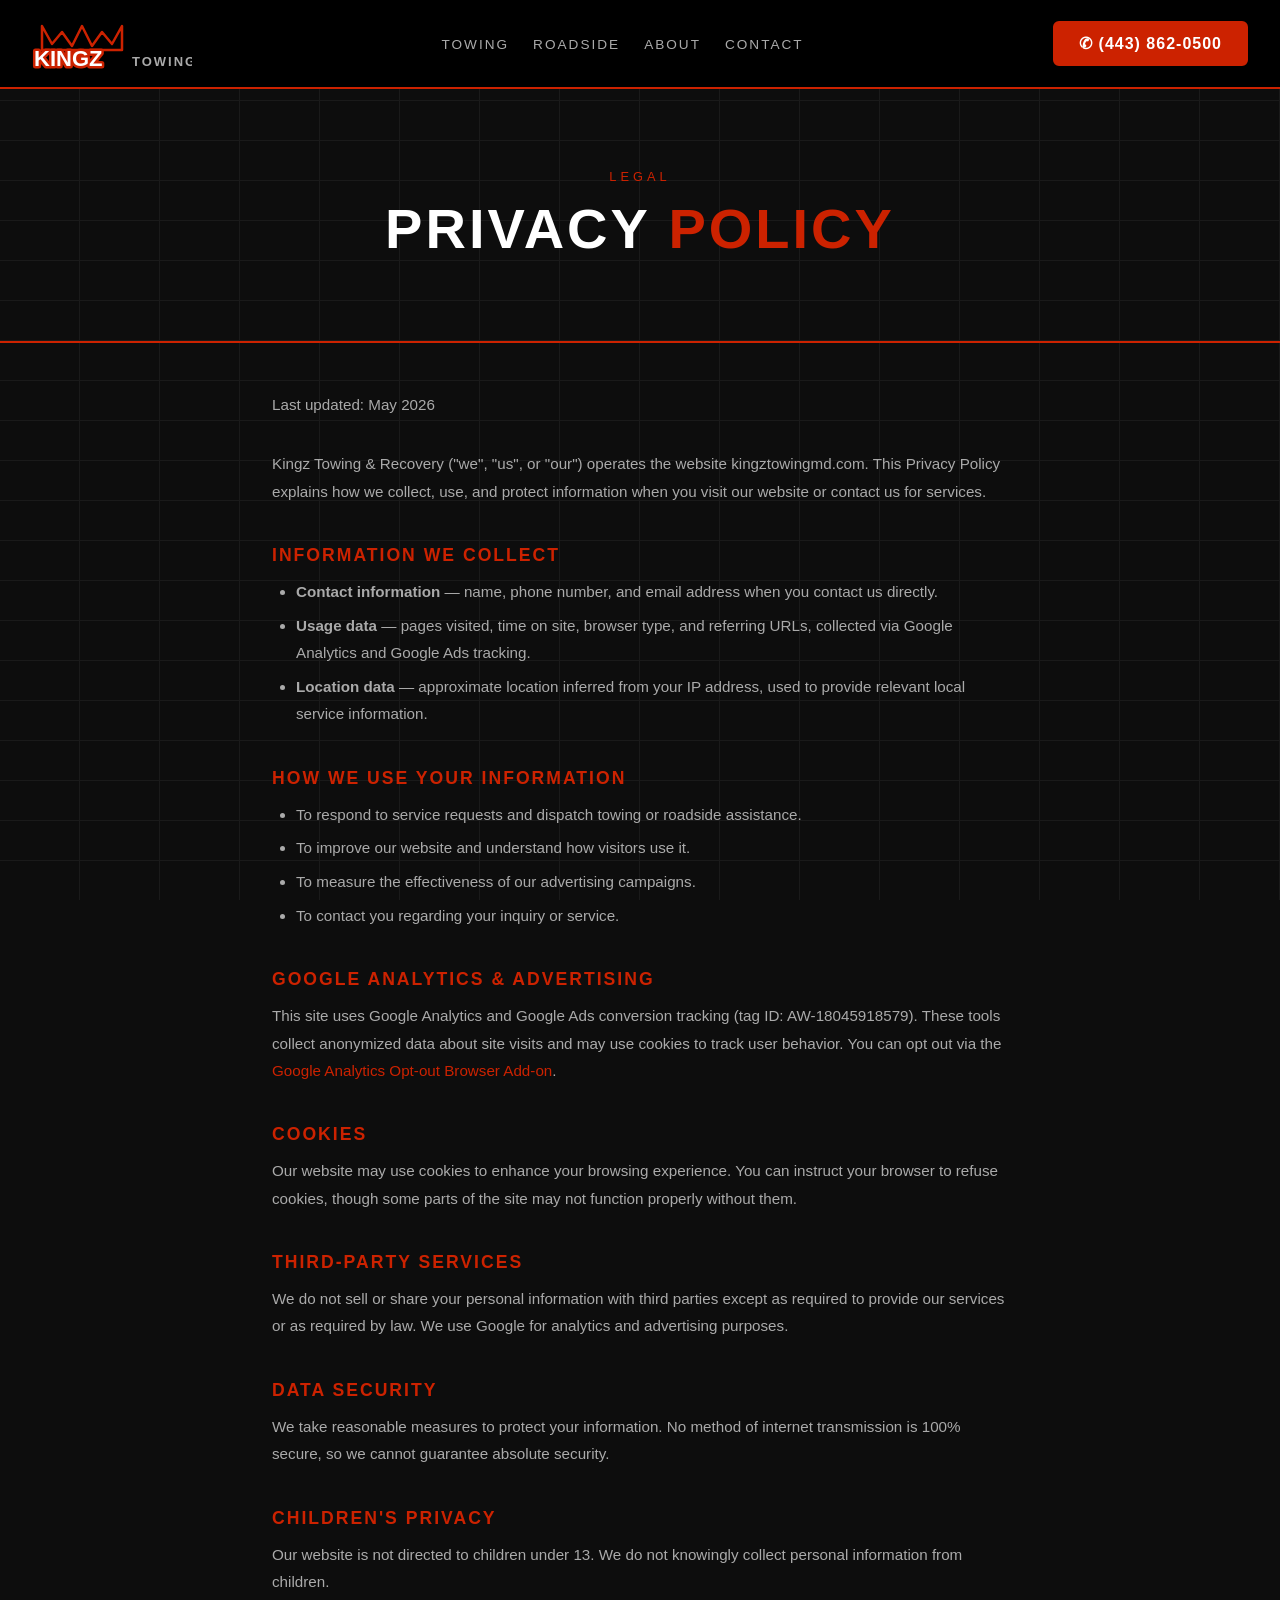
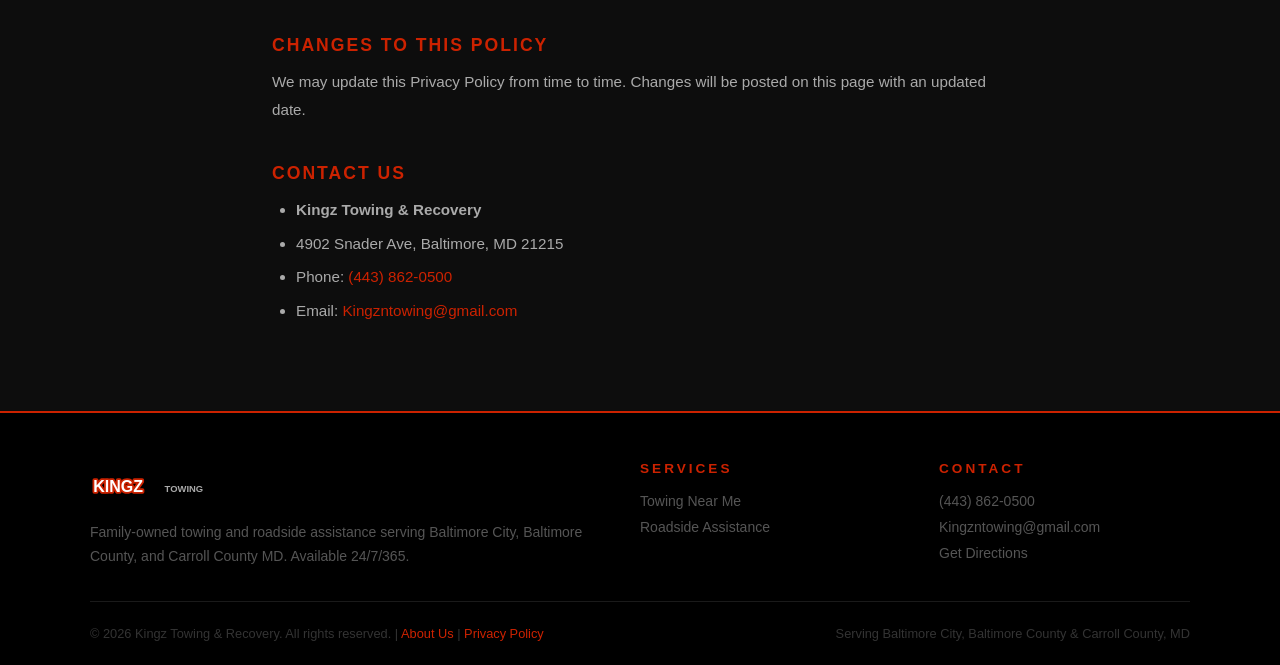
<file: privacy-policy.html>
<!DOCTYPE html>
<html lang="en">
<head>
<meta charset="UTF-8">
<meta name="viewport" content="width=device-width, initial-scale=1.0">
<meta name="description" content="Privacy Policy for Kingz Towing & Recovery. Learn how we collect and use information on kingztowingmd.com.">
<title>Privacy Policy | Kingz Towing & Recovery</title>
<link rel="canonical" href="https://kingztowingmd.com/privacy-policy">
<link rel="stylesheet" href="/style.css">
<!-- Google tag (gtag.js) -->
<script async src="https://www.googletagmanager.com/gtag/js?id=AW-18045918579"></script>
<script>
  window.dataLayer = window.dataLayer || [];
  function gtag(){dataLayer.push(arguments);}
  gtag('js', new Date());
  gtag('config', 'AW-18045918579');
</script>
  <script>
  gtag('config', 'AW-18045918579/LjguCMfd-s8cEPO6-5xD', {
    'phone_conversion_number': '(443) 862-0500'
  });
  </script>
</head>
<body>

<nav>
  <svg class="logo-svg" viewBox="0 0 160 55">
    <polygon points="10,10 20,28 30,16 40,30 50,10 60,30 70,16 80,28 90,10 90,34 10,34" fill="none" stroke="#CC2200" stroke-width="2.5" stroke-linejoin="round"/>
    <text x="2" y="50" font-family="Impact, Arial Black, sans-serif" font-size="22" font-weight="900" fill="none" stroke="#CC2200" stroke-width="5" stroke-linejoin="round">KINGZ</text>
    <text x="2" y="50" font-family="Impact, Arial Black, sans-serif" font-size="22" font-weight="900" fill="#fff">KINGZ</text>
    <text x="100" y="50" font-family="Impact, Arial Black, sans-serif" font-size="13" font-weight="900" fill="#aaa" letter-spacing="2">TOWING</text>
  </svg>
  <ul class="nav-links">
    <li><a href="/towing-near-me">Towing</a></li>
    <li><a href="/roadside-assistance">Roadside</a></li>
    <li><a href="/about">About</a></li>
    <li><a href="/contact">Contact</a></li>
  </ul>
  <a href="tel:+14438620500" onclick="gtag('event', 'conversion', {'send_to': 'AW-18045918579/ZgRmCKL-2bkcEPO6-5xD'});" class="call-btn">&#9990; (443) 862-0500</a>
</nav>

<div class="page-hero">
  <div class="section-label">Legal</div>
  <h1>PRIVACY <span>POLICY</span></h1>
</div>

<div class="policy-content">
  <p class="policy-date">Last updated: May 2026</p>
  <p>Kingz Towing & Recovery ("we", "us", or "our") operates the website kingztowingmd.com. This Privacy Policy explains how we collect, use, and protect information when you visit our website or contact us for services.</p>

  <h2>Information We Collect</h2>
  <ul>
    <li><strong>Contact information</strong> — name, phone number, and email address when you contact us directly.</li>
    <li><strong>Usage data</strong> — pages visited, time on site, browser type, and referring URLs, collected via Google Analytics and Google Ads tracking.</li>
    <li><strong>Location data</strong> — approximate location inferred from your IP address, used to provide relevant local service information.</li>
  </ul>

  <h2>How We Use Your Information</h2>
  <ul>
    <li>To respond to service requests and dispatch towing or roadside assistance.</li>
    <li>To improve our website and understand how visitors use it.</li>
    <li>To measure the effectiveness of our advertising campaigns.</li>
    <li>To contact you regarding your inquiry or service.</li>
  </ul>

  <h2>Google Analytics & Advertising</h2>
  <p>This site uses Google Analytics and Google Ads conversion tracking (tag ID: AW-18045918579). These tools collect anonymized data about site visits and may use cookies to track user behavior. You can opt out via the <a href="https://tools.google.com/dlpage/gaoptout" target="_blank" rel="noopener" style="color:#CC2200;">Google Analytics Opt-out Browser Add-on</a>.</p>

  <h2>Cookies</h2>
  <p>Our website may use cookies to enhance your browsing experience. You can instruct your browser to refuse cookies, though some parts of the site may not function properly without them.</p>

  <h2>Third-Party Services</h2>
  <p>We do not sell or share your personal information with third parties except as required to provide our services or as required by law. We use Google for analytics and advertising purposes.</p>

  <h2>Data Security</h2>
  <p>We take reasonable measures to protect your information. No method of internet transmission is 100% secure, so we cannot guarantee absolute security.</p>

  <h2>Children's Privacy</h2>
  <p>Our website is not directed to children under 13. We do not knowingly collect personal information from children.</p>

  <h2>Changes to This Policy</h2>
  <p>We may update this Privacy Policy from time to time. Changes will be posted on this page with an updated date.</p>

  <h2>Contact Us</h2>
  <ul>
    <li><strong>Kingz Towing & Recovery</strong></li>
    <li>4902 Snader Ave, Baltimore, MD 21215</li>
    <li>Phone: <a href="tel:+14438620500" onclick="gtag('event', 'conversion', {'send_to': 'AW-18045918579/ZgRmCKL-2bkcEPO6-5xD'});" style="color:#CC2200;">(443) 862-0500</a></li>
    <li>Email: <a href="mailto:Kingzntowing@gmail.com" style="color:#CC2200;">Kingzntowing@gmail.com</a></li>
  </ul>
</div>

<footer>
  <div class="footer-inner">
    <div class="footer-top">
      <div class="footer-brand">
        <svg width="120" height="40" viewBox="0 0 160 55">
          <text x="2" y="42" font-family="Impact, Arial Black, sans-serif" font-size="22" font-weight="900" fill="none" stroke="#CC2200" stroke-width="5" stroke-linejoin="round">KINGZ</text>
          <text x="2" y="42" font-family="Impact, Arial Black, sans-serif" font-size="22" font-weight="900" fill="#fff">KINGZ</text>
          <text x="100" y="42" font-family="Impact, Arial Black, sans-serif" font-size="13" font-weight="900" fill="#aaa">TOWING</text>
        </svg>
        <p>Family-owned towing and roadside assistance serving Baltimore City, Baltimore County, and Carroll County MD. Available 24/7/365.</p>
      </div>
      <div class="footer-col">
        <h4>Services</h4>
        <ul>
          <li><a href="/towing-near-me">Towing Near Me</a></li>
          <li><a href="/roadside-assistance">Roadside Assistance</a></li>
        </ul>
      </div>
      <div class="footer-col">
        <h4>Contact</h4>
        <ul>
          <li><a href="tel:+14438620500" onclick="gtag('event', 'conversion', {'send_to': 'AW-18045918579/ZgRmCKL-2bkcEPO6-5xD'});">(443) 862-0500</a></li>
          <li><a href="mailto:Kingzntowing@gmail.com">Kingzntowing@gmail.com</a></li>
          <li><a href="/contact">Get Directions</a></li>
        </ul>
      </div>
    </div>
    <div class="footer-bottom">
      <p>&copy; 2026 Kingz Towing & Recovery. All rights reserved. | <a href="/about">About Us</a> | <a href="/privacy-policy">Privacy Policy</a></p>
      <p>Serving Baltimore City, Baltimore County & Carroll County, MD</p>
    </div>
  </div>
</footer>

</body>
</html>
</file>
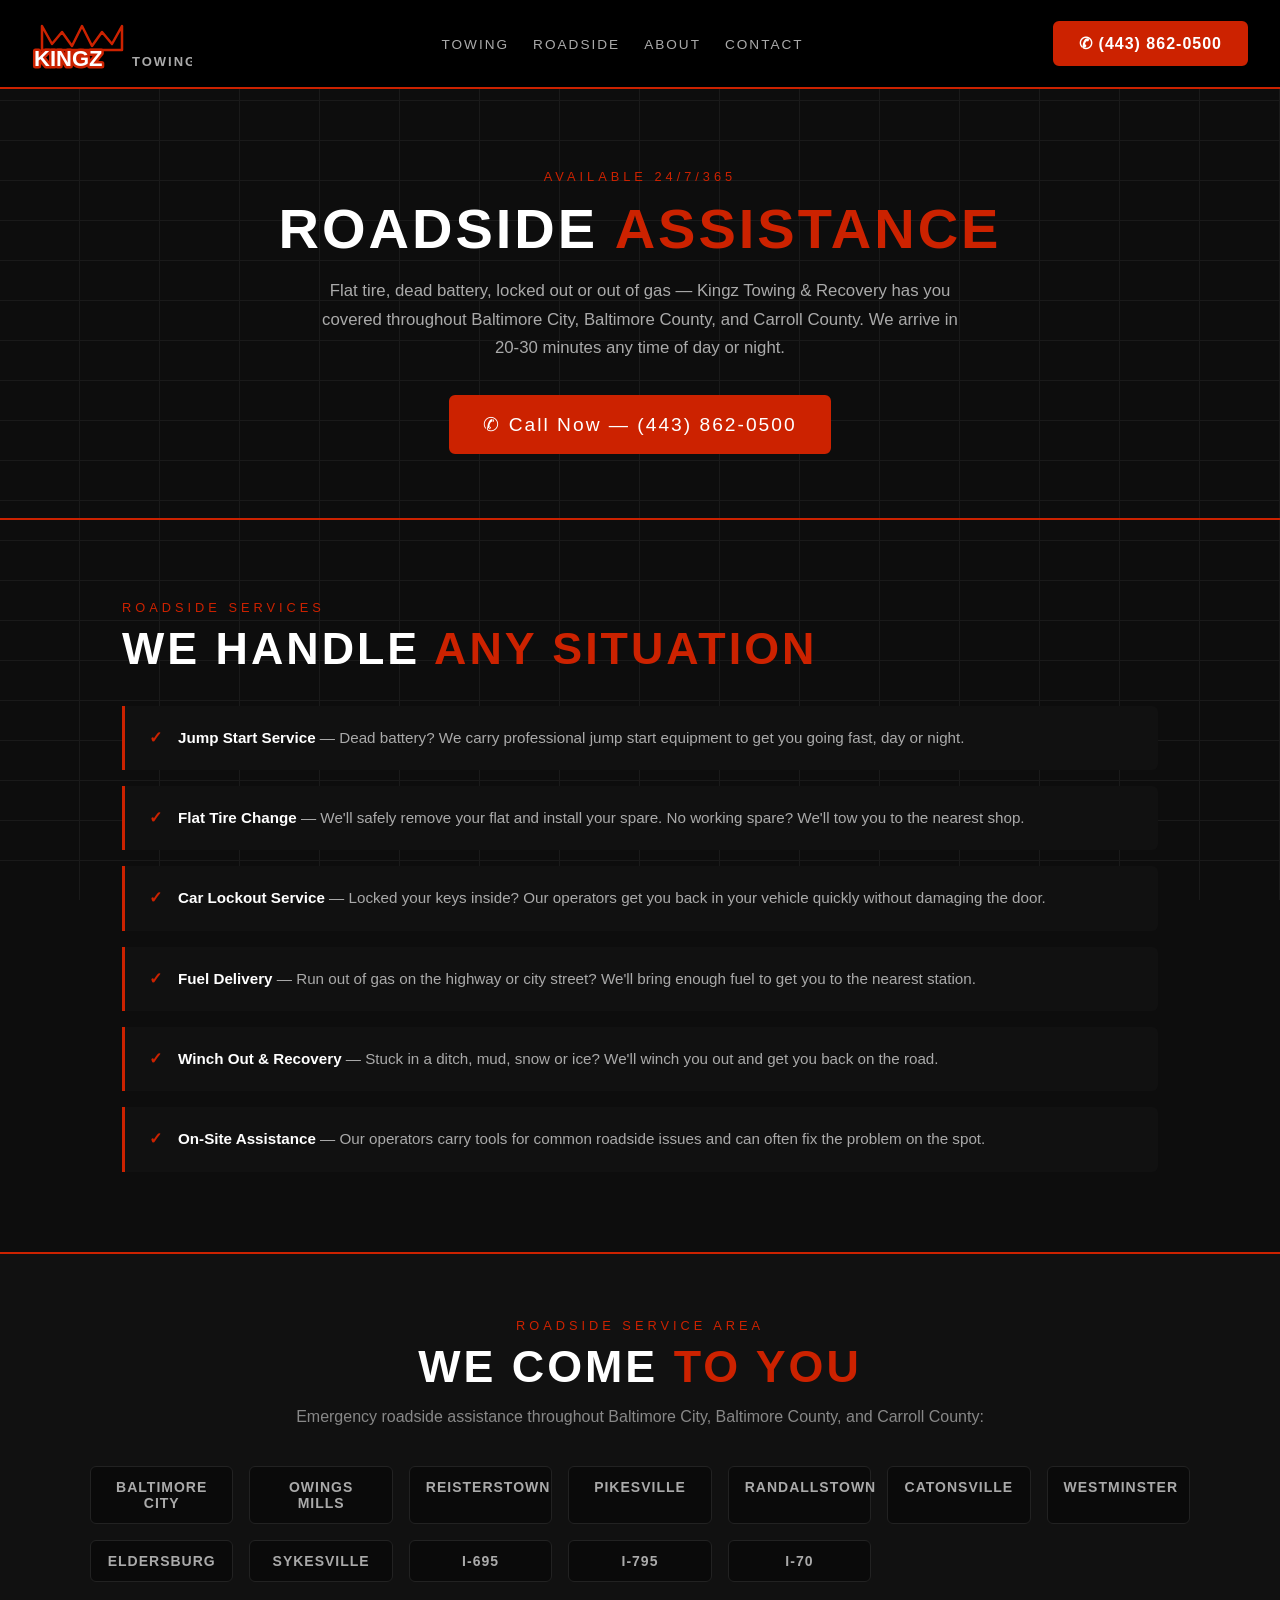
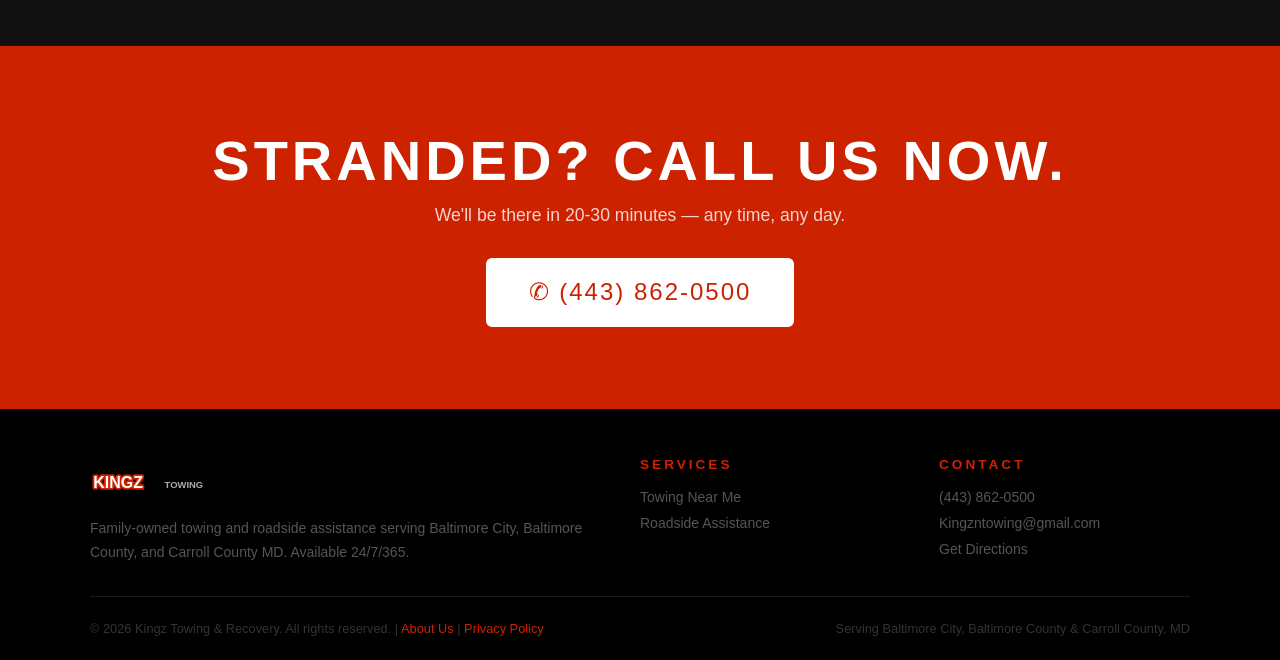
<file: roadside-assistance.html>
<!DOCTYPE html>
<html lang="en">
<head>
<meta charset="UTF-8">
<meta name="viewport" content="width=device-width, initial-scale=1.0">
<meta name="description" content="Kingz Towing & Recovery provides 24/7 emergency roadside assistance in Baltimore City, Baltimore County, and Carroll County MD. Jump starts, lockouts, flat tires. Call (443) 862-0500.">
<title>Roadside Assistance Near Me | Kingz Towing & Recovery — Baltimore MD</title>
<link rel="canonical" href="https://kingztowingmd.com/roadside-assistance">
<link rel="stylesheet" href="/style.css">
<!-- Google tag (gtag.js) -->
<script async src="https://www.googletagmanager.com/gtag/js?id=AW-18045918579"></script>
<script>
  window.dataLayer = window.dataLayer || [];
  function gtag(){dataLayer.push(arguments);}
  gtag('js', new Date());
  gtag('config', 'AW-18045918579');
</script>
  <script>
  gtag('config', 'AW-18045918579/LjguCMfd-s8cEPO6-5xD', {
    'phone_conversion_number': '(443) 862-0500'
  });
  </script>
<script type="application/ld+json">
{
  "@context": "https://schema.org",
  "@type": "LocalBusiness",
  "name": "Kingz Towing & Recovery",
  "telephone": "443-862-0500",
  "address": {
    "@type": "PostalAddress",
    "streetAddress": "4902 Snader Ave",
    "addressLocality": "Baltimore",
    "addressRegion": "MD",
    "postalCode": "21215"
  },
  "url": "https://kingztowingmd.com",
  "openingHours": "Mo-Su 00:00-23:59",
  "areaServed": "Baltimore City, Baltimore County, Carroll County, MD"
}
</script>
</head>
<body>

<nav>
  <svg class="logo-svg" viewBox="0 0 160 55">
    <polygon points="10,10 20,28 30,16 40,30 50,10 60,30 70,16 80,28 90,10 90,34 10,34" fill="none" stroke="#CC2200" stroke-width="2.5" stroke-linejoin="round"/>
    <text x="2" y="50" font-family="Impact, Arial Black, sans-serif" font-size="22" font-weight="900" fill="none" stroke="#CC2200" stroke-width="5" stroke-linejoin="round">KINGZ</text>
    <text x="2" y="50" font-family="Impact, Arial Black, sans-serif" font-size="22" font-weight="900" fill="#fff">KINGZ</text>
    <text x="100" y="50" font-family="Impact, Arial Black, sans-serif" font-size="13" font-weight="900" fill="#aaa" letter-spacing="2">TOWING</text>
  </svg>
  <ul class="nav-links">
    <li><a href="/towing-near-me">Towing</a></li>
    <li><a href="/roadside-assistance">Roadside</a></li>
    <li><a href="/about">About</a></li>
    <li><a href="/contact">Contact</a></li>
  </ul>
  <a href="tel:+14438620500" onclick="gtag('event', 'conversion', {'send_to': 'AW-18045918579/ZgRmCKL-2bkcEPO6-5xD'});" class="call-btn">&#9990; (443) 862-0500</a>
</nav>

<div class="page-hero">
  <div class="section-label">Available 24/7/365</div>
  <h1>ROADSIDE <span>ASSISTANCE</span></h1>
  <p>Flat tire, dead battery, locked out or out of gas — Kingz Towing & Recovery has you covered throughout Baltimore City, Baltimore County, and Carroll County. We arrive in 20-30 minutes any time of day or night.</p>
  <a href="tel:+14438620500" onclick="gtag('event', 'conversion', {'send_to': 'AW-18045918579/ZgRmCKL-2bkcEPO6-5xD'});" class="btn-primary">&#9990; Call Now — (443) 862-0500</a>
</div>

<section class="section">
  <div class="section-label">Roadside Services</div>
  <h2 style="font-family:'Impact',sans-serif;font-size:clamp(1.8rem,4vw,2.8rem);letter-spacing:3px;text-transform:uppercase;">WE HANDLE <span style="color:#CC2200;">ANY SITUATION</span></h2>
  <ul class="features-list">
    <li><span><strong style="color:#fff;">Jump Start Service</strong> — Dead battery? We carry professional jump start equipment to get you going fast, day or night.</span></li>
    <li><span><strong style="color:#fff;">Flat Tire Change</strong> — We'll safely remove your flat and install your spare. No working spare? We'll tow you to the nearest shop.</span></li>
    <li><span><strong style="color:#fff;">Car Lockout Service</strong> — Locked your keys inside? Our operators get you back in your vehicle quickly without damaging the door.</span></li>
    <li><span><strong style="color:#fff;">Fuel Delivery</strong> — Run out of gas on the highway or city street? We'll bring enough fuel to get you to the nearest station.</span></li>
    <li><span><strong style="color:#fff;">Winch Out & Recovery</strong> — Stuck in a ditch, mud, snow or ice? We'll winch you out and get you back on the road.</span></li>
    <li><span><strong style="color:#fff;">On-Site Assistance</strong> — Our operators carry tools for common roadside issues and can often fix the problem on the spot.</span></li>
  </ul>
</section>

<div class="areas-section">
  <div class="areas-inner">
    <div class="section-label">Roadside Service Area</div>
    <h2 style="font-family:'Impact',sans-serif;font-size:clamp(1.8rem,4vw,2.8rem);letter-spacing:3px;text-transform:uppercase;">WE COME <span style="color:#CC2200;">TO YOU</span></h2>
    <p style="color:#888;margin-top:1rem;">Emergency roadside assistance throughout Baltimore City, Baltimore County, and Carroll County:</p>
    <div class="areas-grid">
      <div class="area-item">Baltimore City</div>
      <div class="area-item">Owings Mills</div>
      <div class="area-item">Reisterstown</div>
      <div class="area-item">Pikesville</div>
      <div class="area-item">Randallstown</div>
      <div class="area-item">Catonsville</div>
      <div class="area-item">Westminster</div>
      <div class="area-item">Eldersburg</div>
      <div class="area-item">Sykesville</div>
      <div class="area-item">I-695</div>
      <div class="area-item">I-795</div>
      <div class="area-item">I-70</div>
    </div>
  </div>
</div>

<div class="cta-section">
  <h2>STRANDED? CALL US NOW.</h2>
  <p>We'll be there in 20-30 minutes — any time, any day.</p>
  <a href="tel:+14438620500" onclick="gtag('event', 'conversion', {'send_to': 'AW-18045918579/ZgRmCKL-2bkcEPO6-5xD'});" class="cta-call-btn">&#9990; (443) 862-0500</a>
</div>

<footer>
  <div class="footer-inner">
    <div class="footer-top">
      <div class="footer-brand">
        <svg width="120" height="40" viewBox="0 0 160 55">
          <text x="2" y="42" font-family="Impact, Arial Black, sans-serif" font-size="22" font-weight="900" fill="none" stroke="#CC2200" stroke-width="5" stroke-linejoin="round">KINGZ</text>
          <text x="2" y="42" font-family="Impact, Arial Black, sans-serif" font-size="22" font-weight="900" fill="#fff">KINGZ</text>
          <text x="100" y="42" font-family="Impact, Arial Black, sans-serif" font-size="13" font-weight="900" fill="#aaa">TOWING</text>
        </svg>
        <p>Family-owned towing and roadside assistance serving Baltimore City, Baltimore County, and Carroll County MD. Available 24/7/365.</p>
      </div>
      <div class="footer-col">
        <h4>Services</h4>
        <ul>
          <li><a href="/towing-near-me">Towing Near Me</a></li>
          <li><a href="/roadside-assistance">Roadside Assistance</a></li>
        </ul>
      </div>
      <div class="footer-col">
        <h4>Contact</h4>
        <ul>
          <li><a href="tel:+14438620500" onclick="gtag('event', 'conversion', {'send_to': 'AW-18045918579/ZgRmCKL-2bkcEPO6-5xD'});">(443) 862-0500</a></li>
          <li><a href="mailto:Kingzntowing@gmail.com">Kingzntowing@gmail.com</a></li>
          <li><a href="/contact">Get Directions</a></li>
        </ul>
      </div>
    </div>
    <div class="footer-bottom">
      <p>&copy; 2026 Kingz Towing & Recovery. All rights reserved. | <a href="/about">About Us</a> | <a href="/privacy-policy">Privacy Policy</a></p>
      <p>Serving Baltimore City, Baltimore County & Carroll County, MD</p>
    </div>
  </div>
</footer>

</body>
</html>
</file>
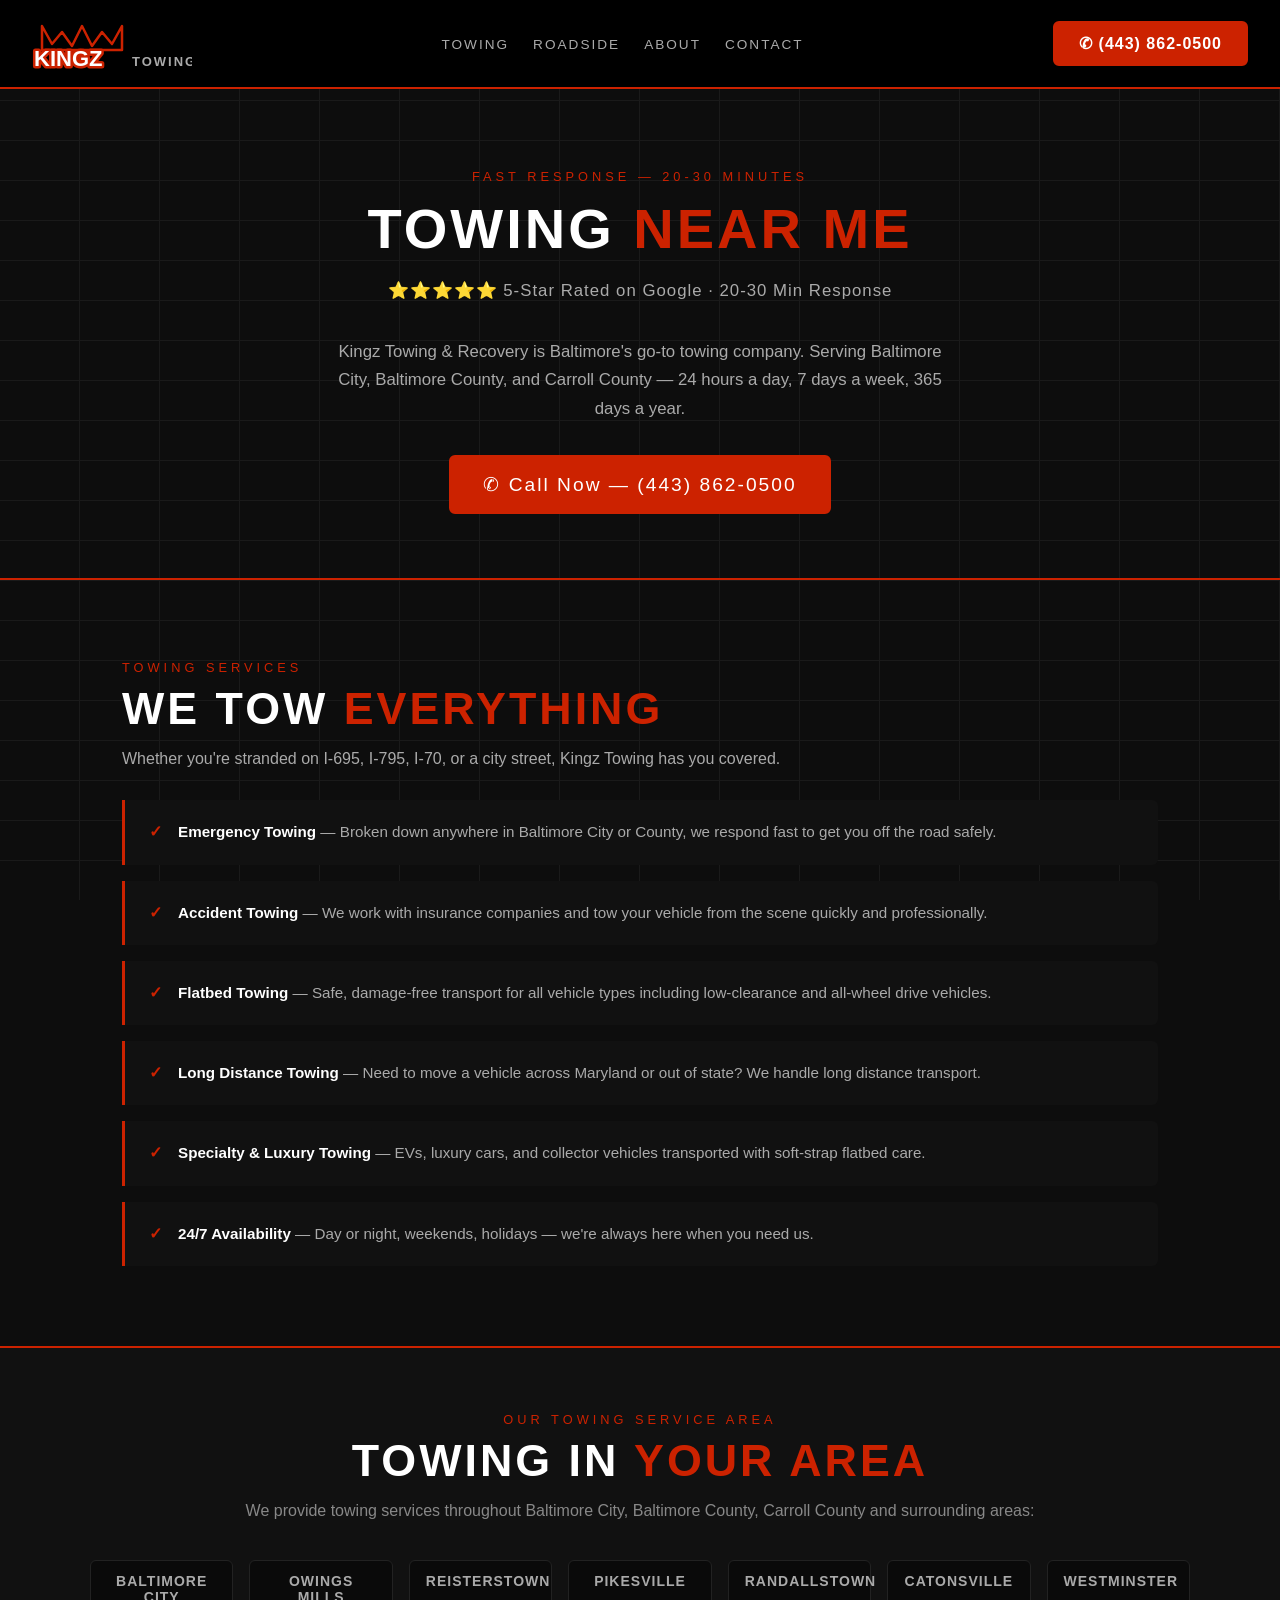
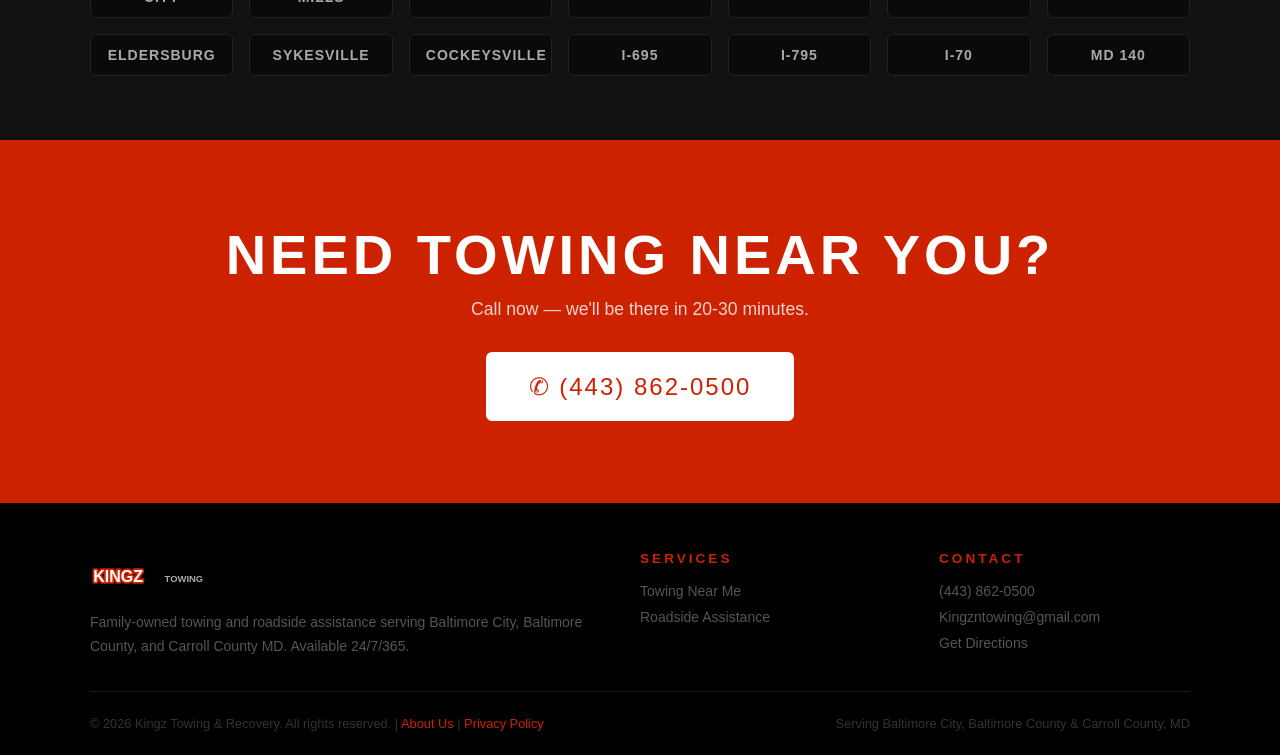
<file: towing-near-me.html>
<!DOCTYPE html>
<html lang="en">
<head>
<meta charset="UTF-8">
<meta name="viewport" content="width=device-width, initial-scale=1.0">
<meta name="description" content="Kingz Towing & Recovery provides fast, affordable towing near you in Baltimore City, Baltimore County, and Carroll County MD. 24/7 dispatch. Call (443) 862-0500.">
<title>Towing Near Me | Kingz Towing & Recovery — Baltimore MD</title>
<link rel="canonical" href="https://kingztowingmd.com/towing-near-me">
<link rel="stylesheet" href="/style.css">
<!-- Google tag (gtag.js) -->
<script async src="https://www.googletagmanager.com/gtag/js?id=AW-18045918579"></script>
<script>
  window.dataLayer = window.dataLayer || [];
  function gtag(){dataLayer.push(arguments);}
  gtag('js', new Date());
  gtag('config', 'AW-18045918579');
</script>
  <script>
  gtag('config', 'AW-18045918579/LjguCMfd-s8cEPO6-5xD', {
    'phone_conversion_number': '(443) 862-0500'
  });
  </script>
<script type="application/ld+json">
{
  "@context": "https://schema.org",
  "@type": "TowingService",
  "name": "Kingz Towing & Recovery",
  "telephone": "443-862-0500",
  "address": {
    "@type": "PostalAddress",
    "streetAddress": "4902 Snader Ave",
    "addressLocality": "Baltimore",
    "addressRegion": "MD",
    "postalCode": "21215"
  },
  "url": "https://kingztowingmd.com",
  "openingHours": "Mo-Su 00:00-23:59",
  "areaServed": "Baltimore City, Baltimore County, Carroll County, MD"
}
</script>
</head>
<body>

<nav>
  <svg class="logo-svg" viewBox="0 0 160 55" role="img" aria-label="KINGZ TOWING">
    <polygon points="10,10 20,28 30,16 40,30 50,10 60,30 70,16 80,28 90,10 90,34 10,34" fill="none" stroke="#CC2200" stroke-width="2.5" stroke-linejoin="round"/>
    <text x="2" y="50" font-family="Impact, Arial Black, sans-serif" font-size="22" font-weight="900" fill="none" stroke="#CC2200" stroke-width="5" stroke-linejoin="round" aria-hidden="true">KINGZ</text>
    <text x="2" y="50" font-family="Impact, Arial Black, sans-serif" font-size="22" font-weight="900" fill="#fff">KINGZ</text>
    <text x="100" y="50" font-family="Impact, Arial Black, sans-serif" font-size="13" font-weight="900" fill="#aaa" letter-spacing="2">TOWING</text>
  </svg>
  <ul class="nav-links">
    <li><a href="/towing-near-me">Towing</a></li>
    <li><a href="/roadside-assistance">Roadside</a></li>
    <li><a href="/about">About</a></li>
    <li><a href="/contact">Contact</a></li>
  </ul>
  <a href="tel:+14438620500" onclick="gtag('event', 'conversion', {'send_to': 'AW-18045918579/ZgRmCKL-2bkcEPO6-5xD'});" class="call-btn">&#9990; (443) 862-0500</a>
</nav>

<div class="page-hero">
  <div class="section-label">Fast Response — 20-30 Minutes</div>
  <h1>TOWING <span>NEAR ME</span></h1>
  <p class="hero-sub">⭐⭐⭐⭐⭐ 5-Star Rated on Google · 20-30 Min Response</p>
  <p>Kingz Towing & Recovery is Baltimore's go-to towing company. Serving Baltimore City, Baltimore County, and Carroll County — 24 hours a day, 7 days a week, 365 days a year.</p>
  <a href="tel:+14438620500" onclick="gtag('event', 'conversion', {'send_to': 'AW-18045918579/ZgRmCKL-2bkcEPO6-5xD'});" class="btn-primary">&#9990; Call Now — (443) 862-0500</a>
</div>

<section class="section">
  <div class="section-label">Towing Services</div>
  <h2 style="font-family:'Impact',sans-serif;font-size:clamp(1.8rem,4vw,2.8rem);letter-spacing:3px;text-transform:uppercase;">WE TOW <span style="color:#CC2200;">EVERYTHING</span></h2>
  <p style="color:#aaa;margin:1rem 0 0;">Whether you're stranded on I-695, I-795, I-70, or a city street, Kingz Towing has you covered.</p>
  <ul class="features-list">
    <li><span><strong style="color:#fff;">Emergency Towing</strong> — Broken down anywhere in Baltimore City or County, we respond fast to get you off the road safely.</span></li>
    <li><span><strong style="color:#fff;">Accident Towing</strong> — We work with insurance companies and tow your vehicle from the scene quickly and professionally.</span></li>
    <li><span><strong style="color:#fff;">Flatbed Towing</strong> — Safe, damage-free transport for all vehicle types including low-clearance and all-wheel drive vehicles.</span></li>
    <li><span><strong style="color:#fff;">Long Distance Towing</strong> — Need to move a vehicle across Maryland or out of state? We handle long distance transport.</span></li>
    <li><span><strong style="color:#fff;">Specialty & Luxury Towing</strong> — EVs, luxury cars, and collector vehicles transported with soft-strap flatbed care.</span></li>
    <li><span><strong style="color:#fff;">24/7 Availability</strong> — Day or night, weekends, holidays — we're always here when you need us.</span></li>
  </ul>
</section>

<div class="areas-section">
  <div class="areas-inner">
    <div class="section-label">Our Towing Service Area</div>
    <h2 style="font-family:'Impact',sans-serif;font-size:clamp(1.8rem,4vw,2.8rem);letter-spacing:3px;text-transform:uppercase;">TOWING IN <span style="color:#CC2200;">YOUR AREA</span></h2>
    <p style="color:#888;margin-top:1rem;">We provide towing services throughout Baltimore City, Baltimore County, Carroll County and surrounding areas:</p>
    <div class="areas-grid">
      <div class="area-item">Baltimore City</div>
      <div class="area-item">Owings Mills</div>
      <div class="area-item">Reisterstown</div>
      <div class="area-item">Pikesville</div>
      <div class="area-item">Randallstown</div>
      <div class="area-item">Catonsville</div>
      <div class="area-item">Westminster</div>
      <div class="area-item">Eldersburg</div>
      <div class="area-item">Sykesville</div>
      <div class="area-item">Cockeysville</div>
      <div class="area-item">I-695</div>
      <div class="area-item">I-795</div>
      <div class="area-item">I-70</div>
      <div class="area-item">MD 140</div>
    </div>
  </div>
</div>

<div class="cta-section">
  <h2>NEED TOWING NEAR YOU?</h2>
  <p>Call now — we'll be there in 20-30 minutes.</p>
  <a href="tel:+14438620500" onclick="gtag('event', 'conversion', {'send_to': 'AW-18045918579/ZgRmCKL-2bkcEPO6-5xD'});" class="cta-call-btn">&#9990; (443) 862-0500</a>
</div>

<footer>
  <div class="footer-inner">
    <div class="footer-top">
      <div class="footer-brand">
        <svg width="120" height="40" viewBox="0 0 160 55">
          <text x="2" y="42" font-family="Impact, Arial Black, sans-serif" font-size="22" font-weight="900" fill="none" stroke="#CC2200" stroke-width="5" stroke-linejoin="round" aria-hidden="true">KINGZ</text>
          <text x="2" y="42" font-family="Impact, Arial Black, sans-serif" font-size="22" font-weight="900" fill="#fff">KINGZ</text>
          <text x="100" y="42" font-family="Impact, Arial Black, sans-serif" font-size="13" font-weight="900" fill="#aaa">TOWING</text>
        </svg>
        <p>Family-owned towing and roadside assistance serving Baltimore City, Baltimore County, and Carroll County MD. Available 24/7/365.</p>
      </div>
      <div class="footer-col">
        <h4>Services</h4>
        <ul>
          <li><a href="/towing-near-me">Towing Near Me</a></li>
          <li><a href="/roadside-assistance">Roadside Assistance</a></li>
        </ul>
      </div>
      <div class="footer-col">
        <h4>Contact</h4>
        <ul>
          <li><a href="tel:+14438620500" onclick="gtag('event', 'conversion', {'send_to': 'AW-18045918579/ZgRmCKL-2bkcEPO6-5xD'});">(443) 862-0500</a></li>
          <li><a href="mailto:Kingzntowing@gmail.com">Kingzntowing@gmail.com</a></li>
          <li><a href="/contact">Get Directions</a></li>
        </ul>
      </div>
    </div>
    <div class="footer-bottom">
      <p>&copy; 2026 Kingz Towing & Recovery. All rights reserved. | <a href="/about">About Us</a> | <a href="/privacy-policy">Privacy Policy</a></p>
      <p>Serving Baltimore City, Baltimore County & Carroll County, MD</p>
    </div>
  </div>
</footer>

</body>
</html>
</file>
<file: style.css>
* { margin: 0; padding: 0; box-sizing: border-box; }
body { font-family: 'Arial', sans-serif; background: #0d0d0d; color: #fff; }
a { color: inherit; text-decoration: none; }

body::before {
  content: '';
  position: fixed;
  top: 0; left: 0; right: 0; bottom: 0;
  background-image:
    repeating-linear-gradient(0deg, transparent, transparent 39px, #1a1a1a 39px, #1a1a1a 40px),
    repeating-linear-gradient(90deg, transparent, transparent 79px, #1a1a1a 79px, #1a1a1a 80px);
  background-color: #0d0d0d;
  pointer-events: none;
  z-index: 0;
}

nav {
  position: sticky; top: 0; z-index: 100;
  background: #000; border-bottom: 2px solid #CC2200;
  padding: 1rem 2rem;
  display: flex; justify-content: space-between; align-items: center;
}
.logo-svg { width: 160px; height: 55px; }
.nav-links {
  display: flex; list-style: none; gap: 1.5rem; align-items: center;
}
.nav-links a {
  font-family: 'Impact', sans-serif; font-size: 0.85rem;
  letter-spacing: 2px; text-transform: uppercase; color: #aaa;
  transition: color 0.2s;
}
.nav-links a:hover { color: #CC2200; }
.call-btn {
  background: #CC2200; color: #fff;
  padding: 0.7rem 1.5rem; border-radius: 6px;
  font-size: 1rem; font-weight: 900;
  font-family: 'Impact', sans-serif; letter-spacing: 1px;
  border: 2px solid #CC2200; transition: all 0.2s;
  display: flex; align-items: center; gap: 8px;
}
.call-btn:hover { background: transparent; color: #CC2200; }

.hero {
  position: relative; z-index: 1;
  min-height: 90vh;
  display: flex; flex-direction: column;
  align-items: center; justify-content: center;
  text-align: center; padding: 4rem 2rem;
}
.hero-badge {
  display: inline-block; background: #CC2200; color: #fff;
  font-family: 'Impact', sans-serif; font-size: 0.85rem; letter-spacing: 3px;
  padding: 0.4rem 1.2rem; border-radius: 4px;
  margin-bottom: 2rem; text-transform: uppercase;
}
.hero h1 {
  font-family: 'Impact', sans-serif;
  font-size: clamp(1.5rem, 4vw, 2.5rem);
  font-weight: 900; letter-spacing: 2px;
  color: #CC2200; text-transform: uppercase;
  margin-bottom: 1rem; line-height: 1.2;
  text-shadow: 2px 2px 4px rgba(0,0,0,0.8);
}
.hero h1 span { color: #ffffff !important; text-shadow: 2px 2px 6px rgba(0,0,0,0.9); }
.hero p { font-size: 1.1rem; color: #aaa; max-width: 560px; margin: 0 auto 2.5rem; line-height: 1.7; }
.hero-cta {
  display: inline-flex; align-items: center; gap: 10px;
  background: #CC2200; color: #fff;
  padding: 1.1rem 2.5rem; border-radius: 6px;
  font-family: 'Impact', sans-serif; font-size: 1.4rem; letter-spacing: 2px;
  border: 3px solid #CC2200; transition: all 0.2s;
}
.hero-cta:hover { background: transparent; color: #CC2200; }
.hero-sub { margin-top: 1rem; font-size: 0.85rem; color: #666; letter-spacing: 1px; }

.page-hero {
  position: relative; z-index: 1;
  padding: 5rem 2rem 4rem;
  text-align: center;
  border-bottom: 2px solid #CC2200;
}
.page-hero .section-label {
  font-family: 'Impact', sans-serif; font-size: 0.8rem;
  letter-spacing: 4px; color: #CC2200; text-transform: uppercase;
  margin-bottom: 0.75rem;
}
.page-hero h1 {
  font-family: 'Impact', sans-serif;
  font-size: clamp(2rem, 5vw, 3.5rem);
  font-weight: 900; letter-spacing: 3px; text-transform: uppercase;
  color: #fff; margin-bottom: 1rem;
}
.page-hero h1 span { color: #CC2200; }
.page-hero p { color: #aaa; font-size: 1.05rem; max-width: 640px; margin: 0 auto 2rem; line-height: 1.7; }
.btn-primary {
  display: inline-flex; align-items: center; gap: 8px;
  background: #CC2200; color: #fff;
  padding: 1rem 2rem; border-radius: 6px;
  font-family: 'Impact', sans-serif; font-size: 1.2rem; letter-spacing: 2px;
  border: 2px solid #CC2200; transition: all 0.2s;
}
.btn-primary:hover { background: transparent; color: #CC2200; }

.stats-bar {
  position: relative; z-index: 1;
  display: grid; grid-template-columns: repeat(4, 1fr);
  background: #CC2200;
}
.stat { padding: 1.5rem; text-align: center; border-right: 1px solid rgba(255,255,255,0.2); }
.stat:last-child { border-right: none; }
.stat-num { display: block; font-family: 'Impact', sans-serif; font-size: 2rem; font-weight: 900; color: #fff; }
.stat-label { display: block; font-size: 0.75rem; letter-spacing: 2px; text-transform: uppercase; color: rgba(255,255,255,0.8); margin-top: 0.25rem; }

.section { position: relative; z-index: 1; padding: 5rem 2rem; max-width: 1100px; margin: 0 auto; }
.section-header { text-align: center; margin-bottom: 3rem; }
.section-label { font-family: 'Impact', sans-serif; font-size: 0.8rem; letter-spacing: 4px; color: #CC2200; text-transform: uppercase; margin-bottom: 0.5rem; }
.section h2 { font-family: 'Impact', sans-serif; font-size: clamp(1.8rem, 4vw, 2.8rem); font-weight: 900; letter-spacing: 3px; color: #fff; text-transform: uppercase; }
.section h2 span { color: #CC2200; }

.services-grid { display: grid; grid-template-columns: repeat(auto-fit, minmax(240px, 1fr)); gap: 1.5rem; margin-top: 2rem; }
.service-card { background: #111; border: 1px solid #222; border-top: 3px solid #CC2200; border-radius: 8px; padding: 2rem 1.5rem; transition: all 0.2s; }
.service-card:hover { background: #161616; }
.service-icon { font-size: 2rem; margin-bottom: 1rem; }
.service-card h3 { font-family: 'Impact', sans-serif; font-size: 1.1rem; letter-spacing: 2px; color: #fff; text-transform: uppercase; margin-bottom: 0.75rem; }
.service-card p { font-size: 0.875rem; color: #888; line-height: 1.65; }
.service-link { display: inline-block; margin-top: 1rem; font-size: 0.85rem; color: #CC2200; font-weight: 700; letter-spacing: 1px; }

.features-list { list-style: none; margin-top: 2rem; display: flex; flex-direction: column; gap: 1rem; }
.features-list li { display: flex; align-items: flex-start; gap: 1rem; padding: 1.25rem 1.5rem; background: #111; border-left: 3px solid #CC2200; border-radius: 0 6px 6px 0; }
.features-list li::before { content: '\2713'; color: #CC2200; font-weight: 900; font-size: 1rem; flex-shrink: 0; margin-top: 2px; }
.features-list span { color: #aaa; font-size: 0.95rem; line-height: 1.6; }

.areas-section { position: relative; z-index: 1; background: #111; border-top: 2px solid #CC2200; border-bottom: 2px solid #CC2200; padding: 4rem 2rem; }
.areas-inner { max-width: 1100px; margin: 0 auto; text-align: center; }
.areas-grid { display: grid; grid-template-columns: repeat(auto-fit, minmax(140px, 1fr)); gap: 1rem; margin-top: 2.5rem; }
.area-item { background: #0a0a0a; border: 1px solid #222; border-radius: 6px; padding: 0.75rem 1rem; text-align: center; font-size: 0.875rem; color: #aaa; letter-spacing: 1px; font-weight: 700; text-transform: uppercase; transition: all 0.2s; }
.area-item:hover { border-color: #CC2200; color: #CC2200; }

.reviews-grid { display: grid; grid-template-columns: repeat(auto-fit, minmax(260px, 1fr)); gap: 1.5rem; margin-top: 2rem; }
.review-card { background: #111; border: 1px solid #222; border-radius: 8px; padding: 1.5rem; }
.stars { color: #CC2200; font-size: 1rem; margin-bottom: 0.75rem; letter-spacing: 2px; }
.review-text { font-size: 0.9rem; color: #aaa; line-height: 1.65; margin-bottom: 1rem; font-style: italic; }
.review-author { font-size: 0.8rem; color: #666; font-weight: 700; letter-spacing: 1px; text-transform: uppercase; }

.why-grid { display: grid; grid-template-columns: repeat(auto-fit, minmax(200px, 1fr)); gap: 1rem; margin-top: 2rem; }
.why-item { display: flex; align-items: flex-start; gap: 0.75rem; padding: 1rem 0; }
.why-bullet { width: 24px; height: 24px; background: #CC2200; border-radius: 4px; flex-shrink: 0; display: flex; align-items: center; justify-content: center; font-size: 12px; font-weight: 900; color: #fff; margin-top: 2px; }
.why-item p { font-size: 0.9rem; color: #aaa; font-weight: 600; line-height: 1.5; }

.cta-section { position: relative; z-index: 1; background: #CC2200; padding: 5rem 2rem; text-align: center; }
.cta-section h2 { font-family: 'Impact', sans-serif; font-size: clamp(2rem, 5vw, 3.5rem); font-weight: 900; letter-spacing: 4px; color: #fff; text-transform: uppercase; margin-bottom: 0.75rem; }
.cta-section p { color: rgba(255,255,255,0.8); font-size: 1.1rem; margin-bottom: 2rem; }
.cta-call-btn { display: inline-flex; align-items: center; gap: 10px; background: #fff; color: #CC2200; padding: 1.1rem 2.5rem; border-radius: 6px; font-family: 'Impact', sans-serif; font-size: 1.5rem; letter-spacing: 2px; border: 3px solid #fff; transition: all 0.2s; }
.cta-call-btn:hover { background: transparent; color: #fff; }

.policy-content { max-width: 800px; margin: 0 auto; padding: 3rem 2rem 5rem; position: relative; z-index: 1; }
.policy-content h2 { font-family: 'Impact', sans-serif; font-size: 1.1rem; font-weight: 700; letter-spacing: 2px; text-transform: uppercase; color: #CC2200; margin: 2.5rem 0 0.75rem; }
.policy-content p, .policy-content li { color: #aaa; line-height: 1.8; font-size: 0.95rem; }
.policy-content ul { margin-left: 1.5rem; margin-top: 0.5rem; }
.policy-content li { margin-bottom: 0.4rem; }
.policy-date { color: #555; font-size: 0.85rem; margin-bottom: 2rem; }

footer { position: relative; z-index: 1; background: #000; border-top: 2px solid #CC2200; padding: 3rem 2rem 1.5rem; }
.footer-inner { max-width: 1100px; margin: 0 auto; }
.footer-top { display: grid; grid-template-columns: 2fr 1fr 1fr; gap: 3rem; margin-bottom: 2rem; }
.footer-brand p { font-size: 0.875rem; color: #555; line-height: 1.7; margin-top: 1rem; }
.footer-col h4 { font-family: 'Impact', sans-serif; font-size: 0.85rem; letter-spacing: 3px; text-transform: uppercase; color: #CC2200; margin-bottom: 1rem; }
.footer-col ul { list-style: none; display: flex; flex-direction: column; gap: 0.5rem; }
.footer-col ul li a { font-size: 0.875rem; color: #555; transition: color 0.2s; }
.footer-col ul li a:hover { color: #CC2200; }
.footer-bottom { border-top: 1px solid #1a1a1a; padding-top: 1.5rem; display: flex; justify-content: space-between; flex-wrap: wrap; gap: 0.5rem; }
.footer-bottom p { font-size: 0.8rem; color: #333; }
.footer-bottom a { color: #CC2200; }

@media (max-width: 768px) {
  .nav-links { display: none; }
  .stats-bar { grid-template-columns: repeat(2, 1fr); }
  .footer-top { grid-template-columns: 1fr; gap: 2rem; }
  .footer-bottom { justify-content: center; text-align: center; }
}
@media (max-width: 600px) {
  nav { padding: 0.75rem 1rem; }
  .hero { min-height: 70vh; }
  .page-hero { padding: 3rem 1.5rem 2.5rem; }
  .section { padding: 3rem 1.5rem; }
}
</file>
